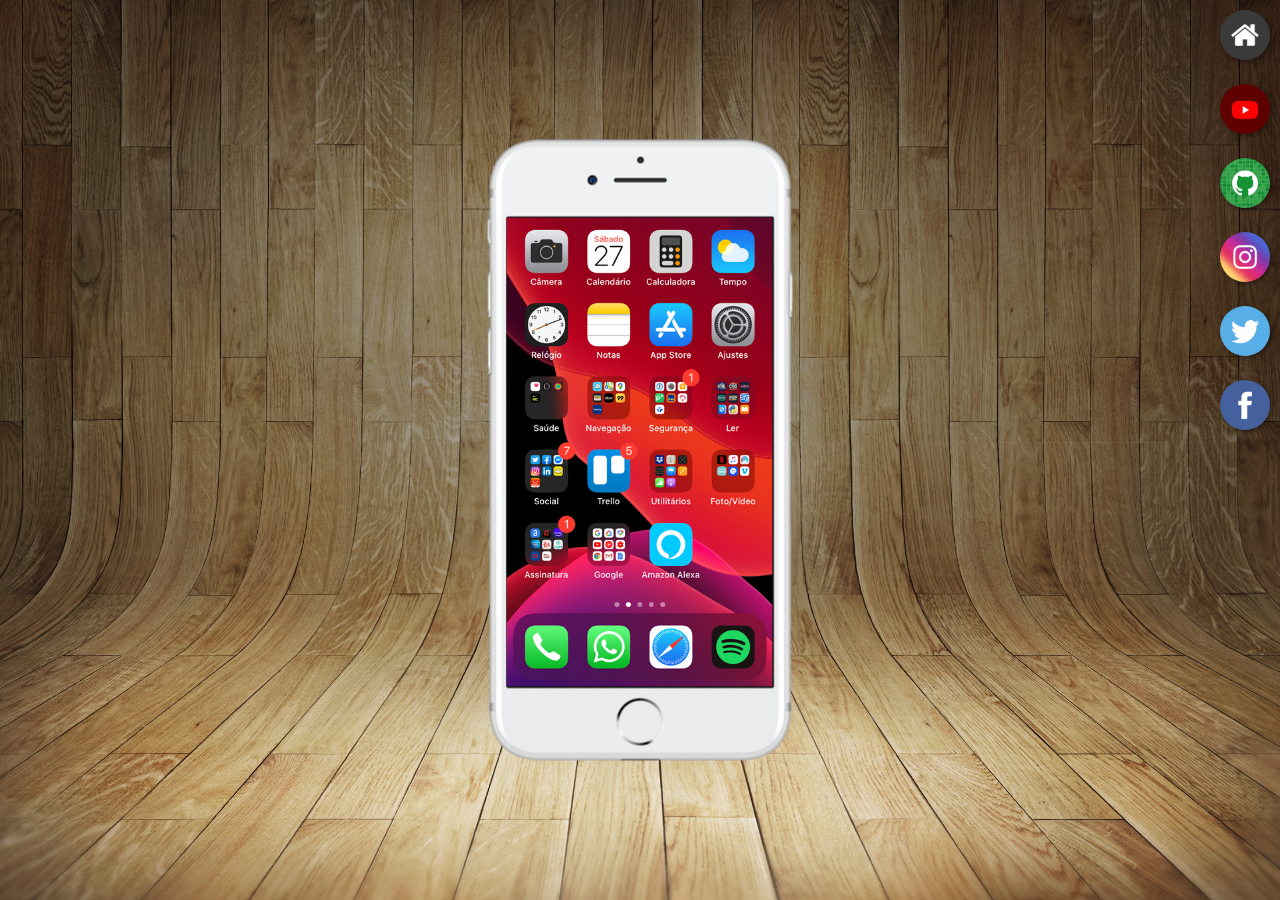
<file: index.html>
<!DOCTYPE html>
<html lang="pt-br">
<head>
    <meta charset="UTF-8">
    <meta http-equiv="X-UA-Compatible" content="IE=edge">
    <meta name="viewport" content="width=device-width, initial-scale=1.0">
    <title>Projeto Redes Sociais</title>
    <link rel="shortcut icon" href="favicon.ico" type="image/x-icon">
    <link rel="stylesheet" href="estilos/style.css">
</head>
<body>
    <main>
        <section id="telefone">  <!-- Sessão que contém os dados do telefone -->
            <iframe 
                src="home.html" name="tela" id="tela" frameborder="0">
                Seu navegador não é compatível com isso.
            </iframe>  <!-- carrega uma imagem de fundo dentro da imagem do celular -->
        </section>
        <section id="redes-sociais">  <!-- Sessão que contém os dados das redes sociais -->

            <a href="home.html" target="tela"><img src="imagens/logo-home.jpg" alt="Home"> </a><br>
            <a href="youtube.html" target="tela"><img src="imagens/logo-youtube.jpg" alt="YouTube"></a><br>
            <a href="github.html" target="tela"><img src="imagens/logo-github.jpg" alt="GitHub"></a><br>
            <a href="instagram.html" target="tela"><img src="imagens/logo-instagram.jpg" alt="Instagram"></a><br>
            <a href="twitter.html" target="tela"><img src="imagens/logo-twitter.jpg" alt="Twitter"></a><br>
            <a href="facebook.html" target="tela"><img src="imagens/logo-facebook.jpg" alt="Facebook"></a>
        </section>
    </main>
</body>
</html>
</file>
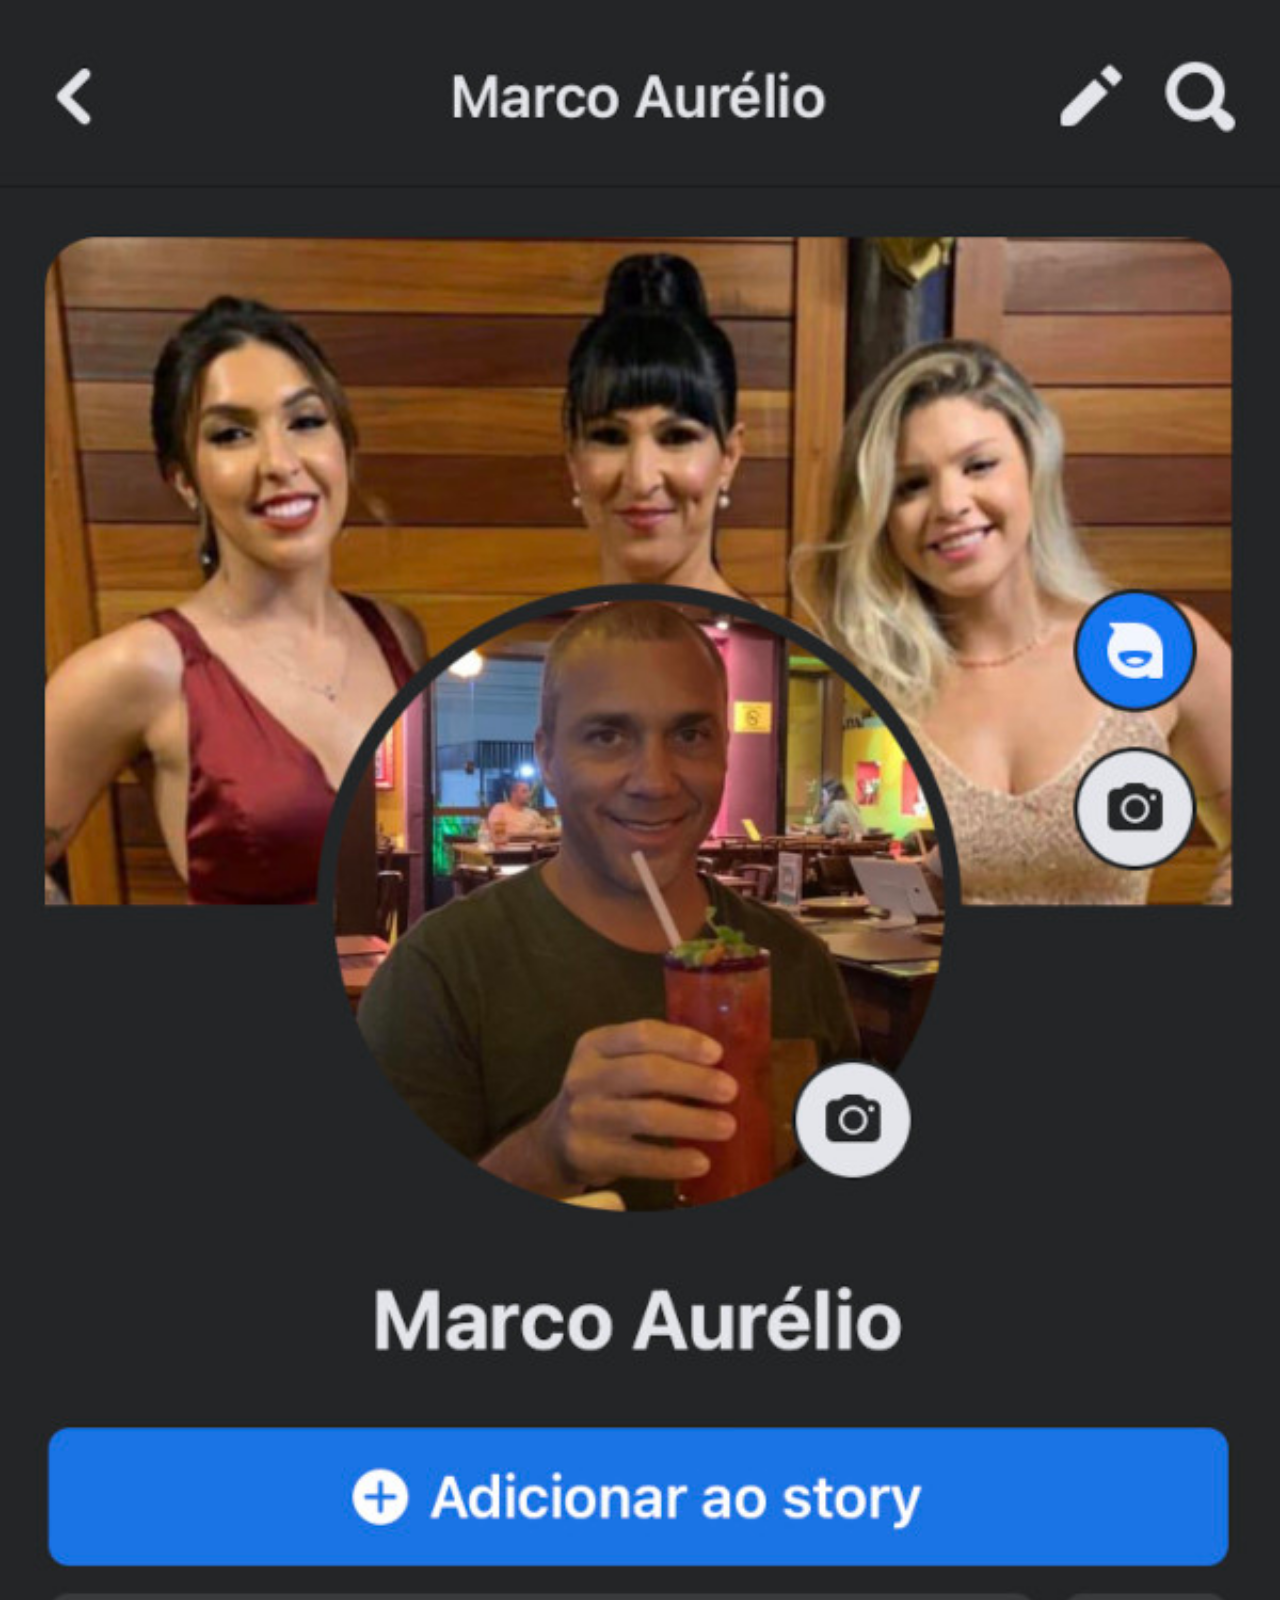
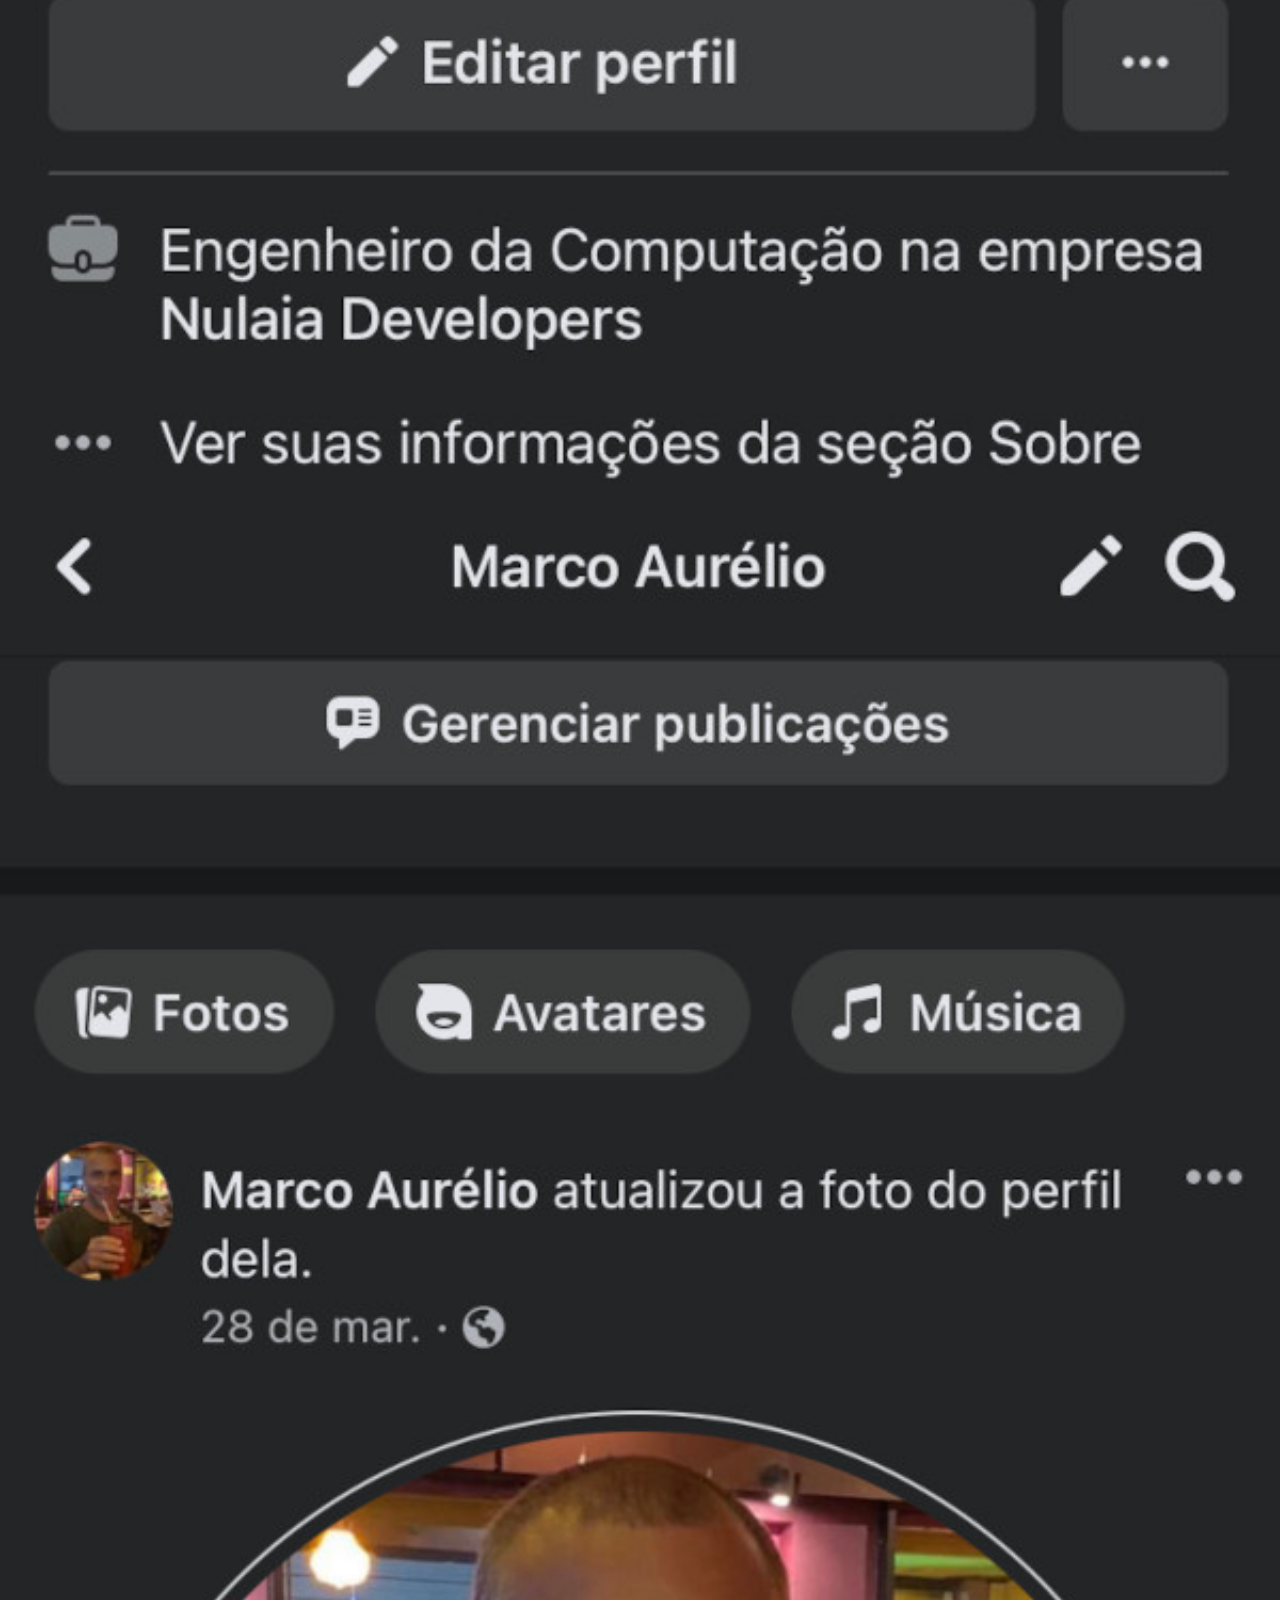
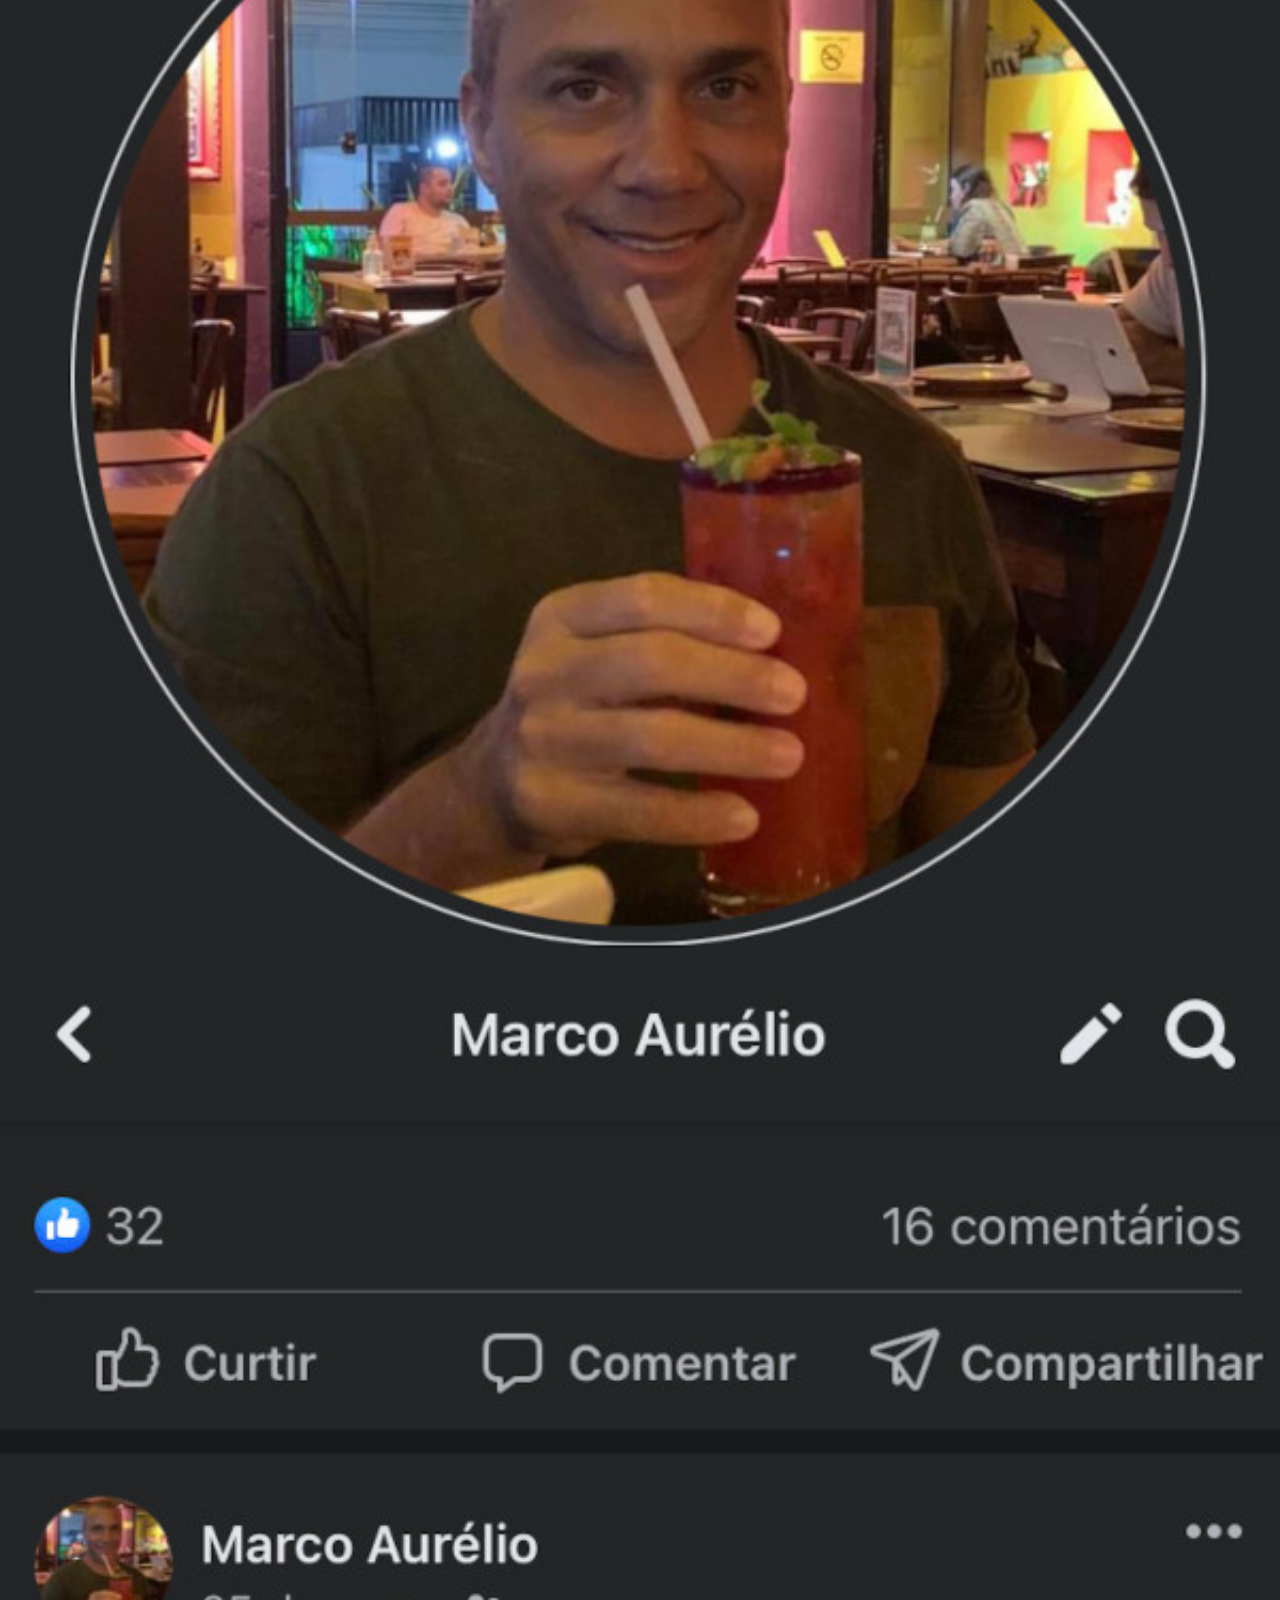
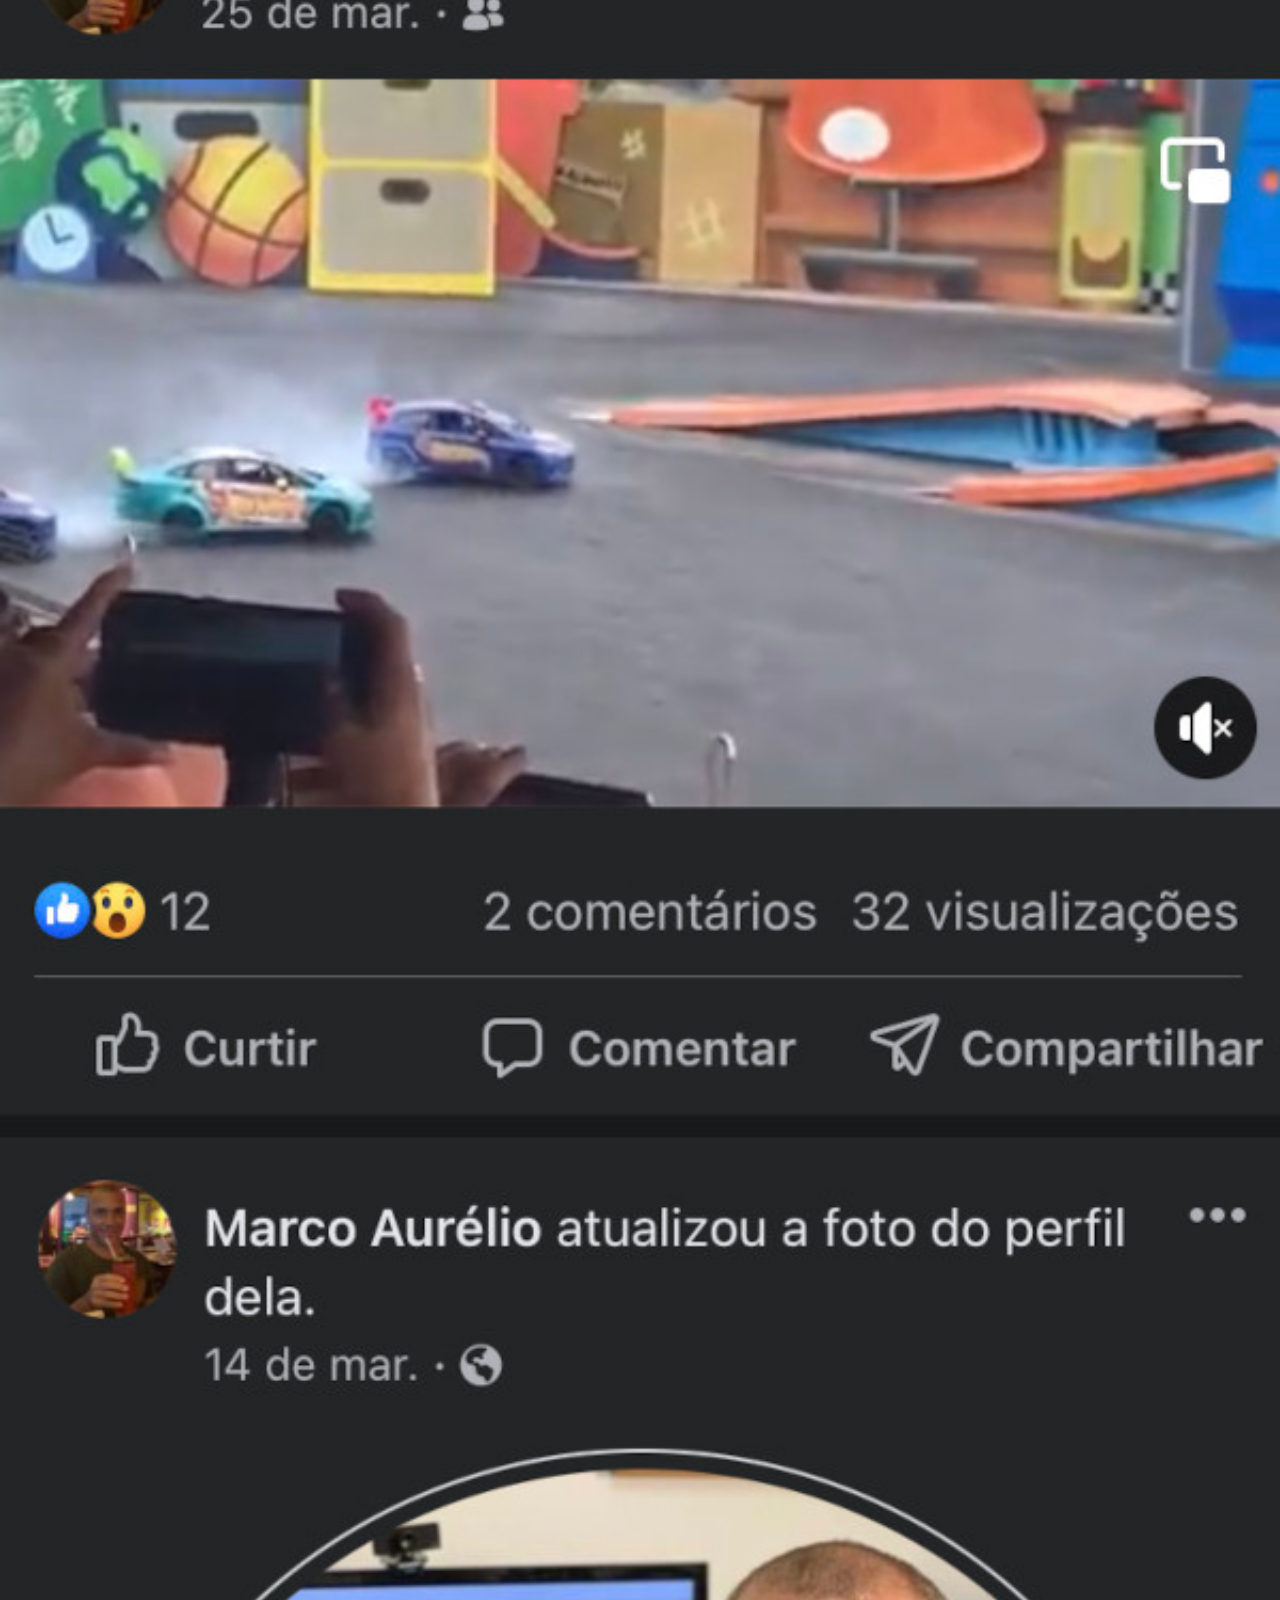
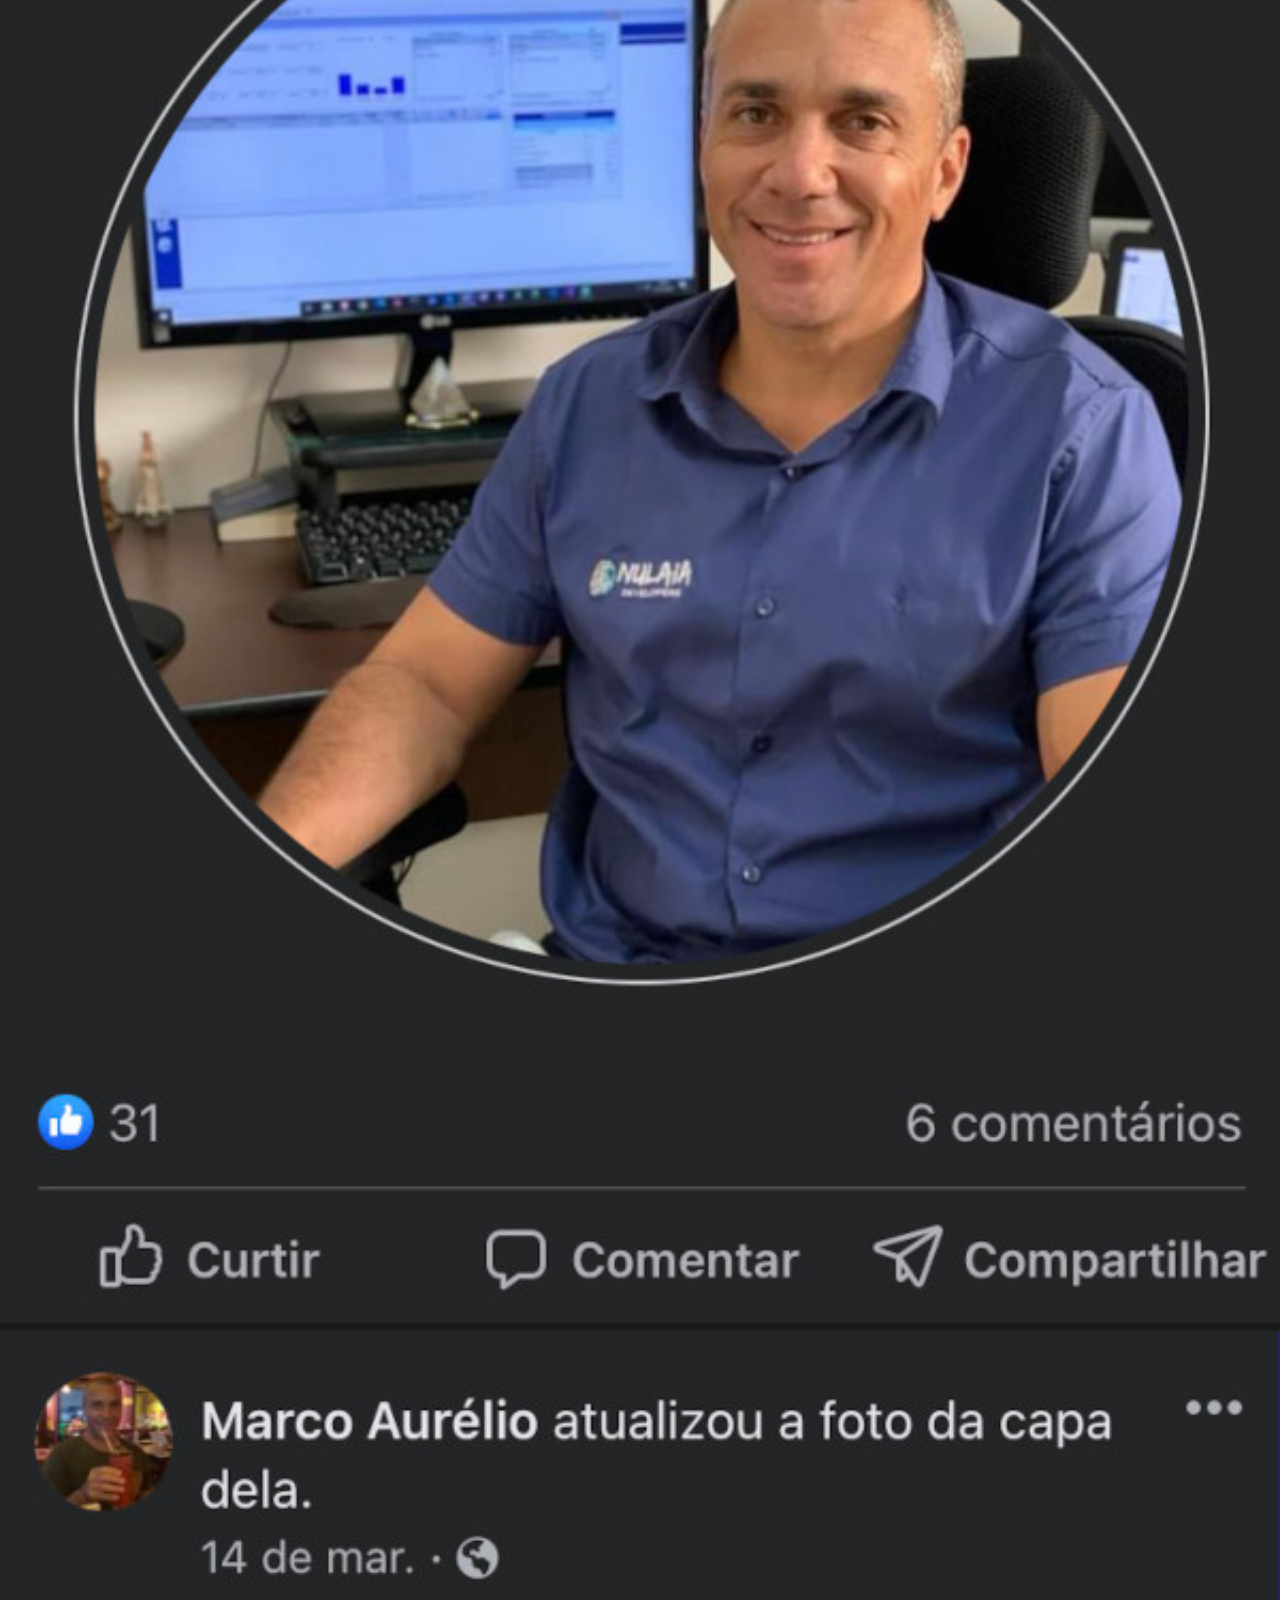
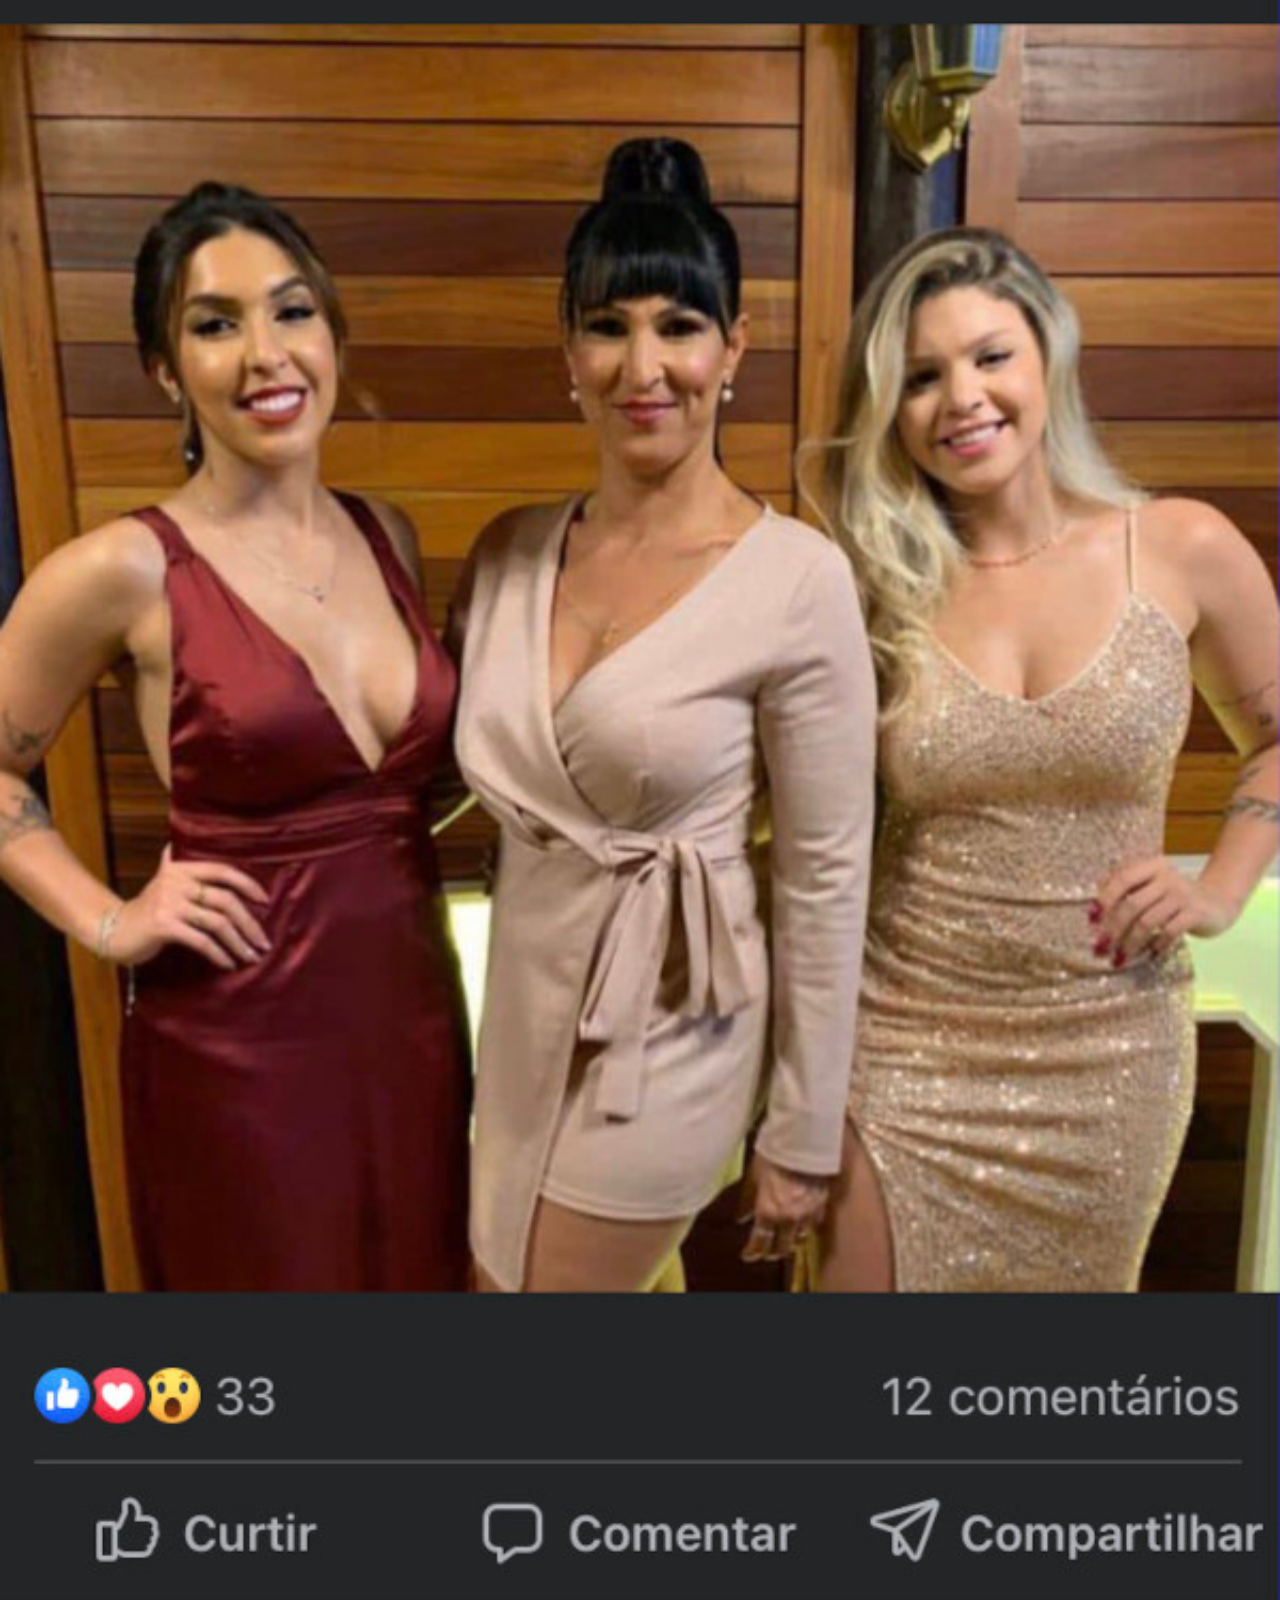
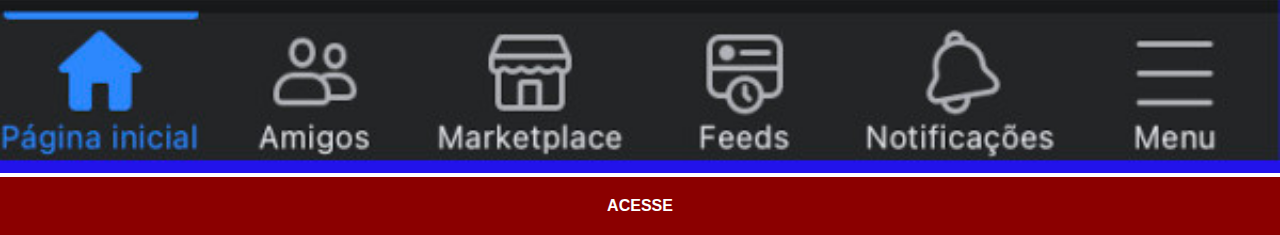
<file: facebook.html>
<!DOCTYPE html>
<html lang="pt-br">
<head>
    <meta charset="UTF-8">
    <meta http-equiv="X-UA-Compatible" content="IE=edge">
    <meta name="viewport" content="width=device-width, initial-scale=1.0">
    <title>Facebook</title>
    <link rel="stylesheet" href="estilos/social.css">
</head>
<body>
    <img src="imagens/tela-facebook.jpg" alt="Facebook">
    <a href="https://www.facebook.com/nulaiamarco/" target="_blank" >ACESSE</a>
</body>
</html>
</file>
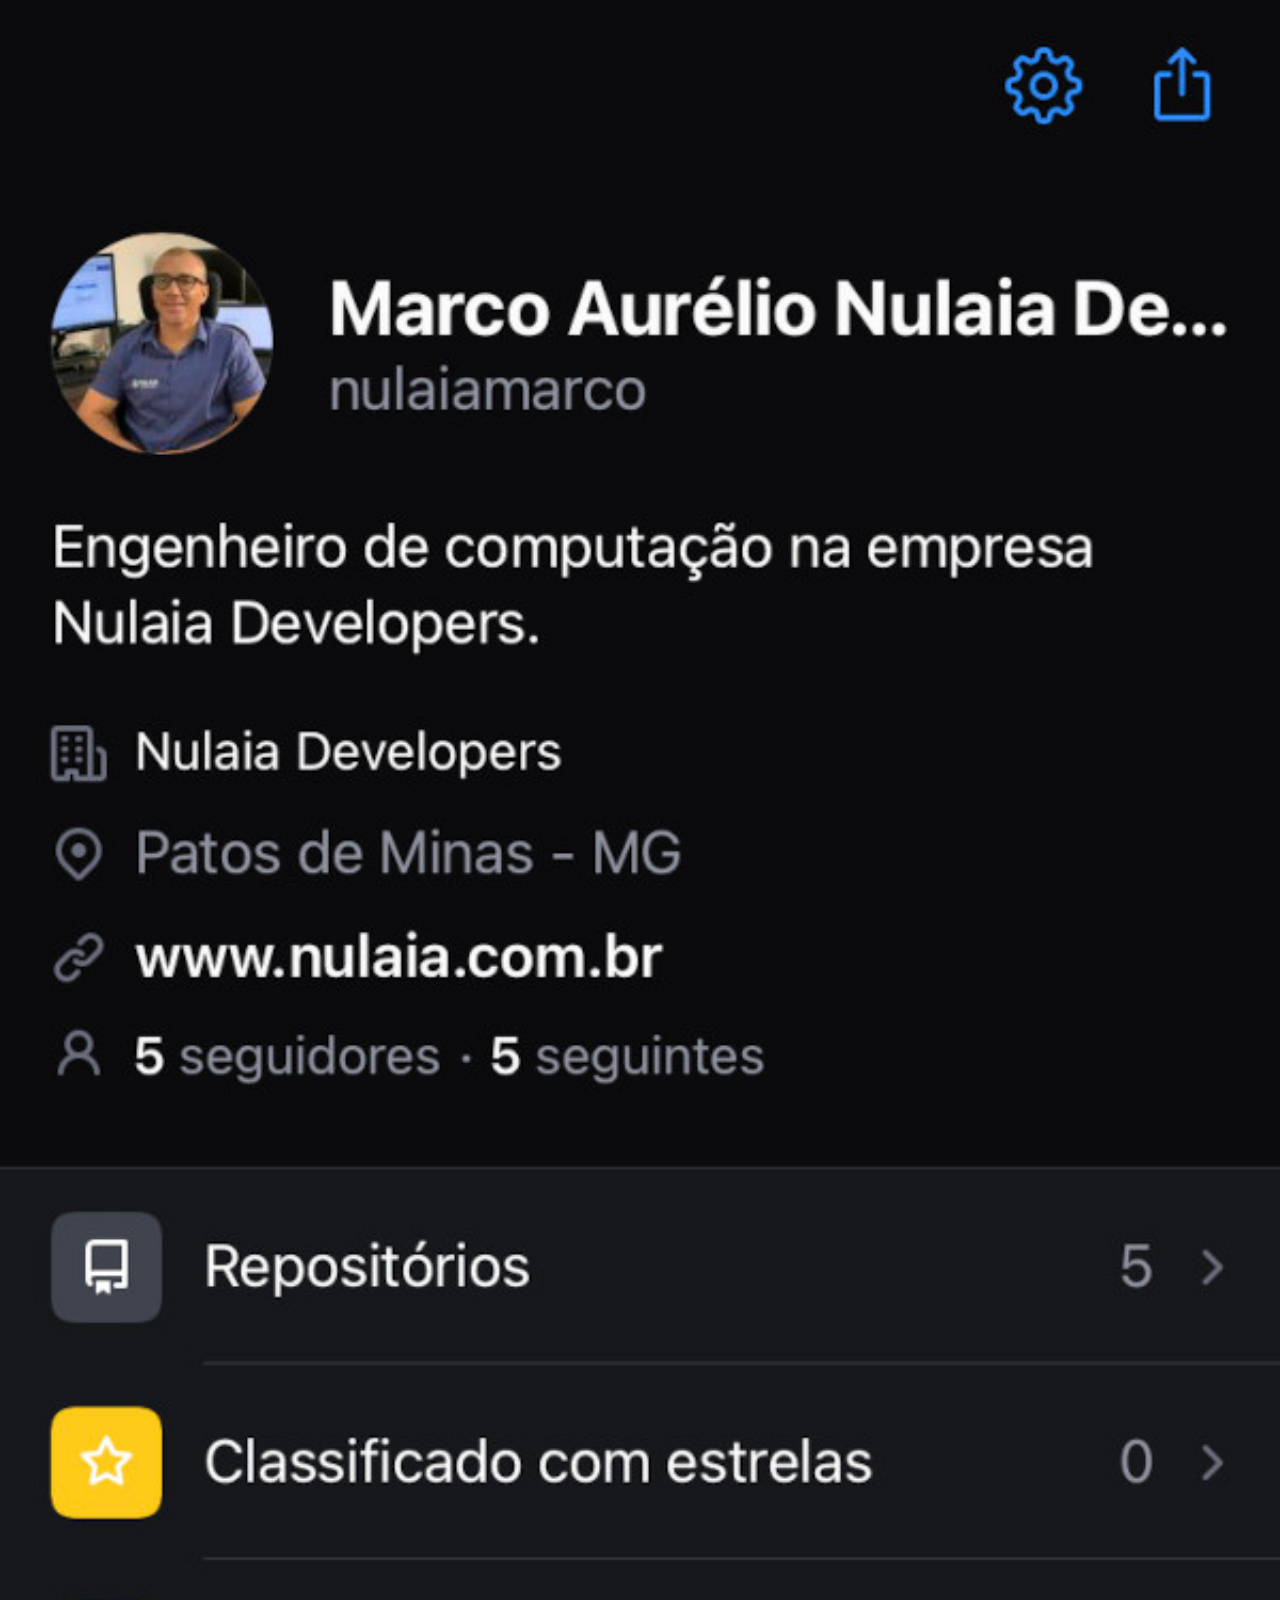
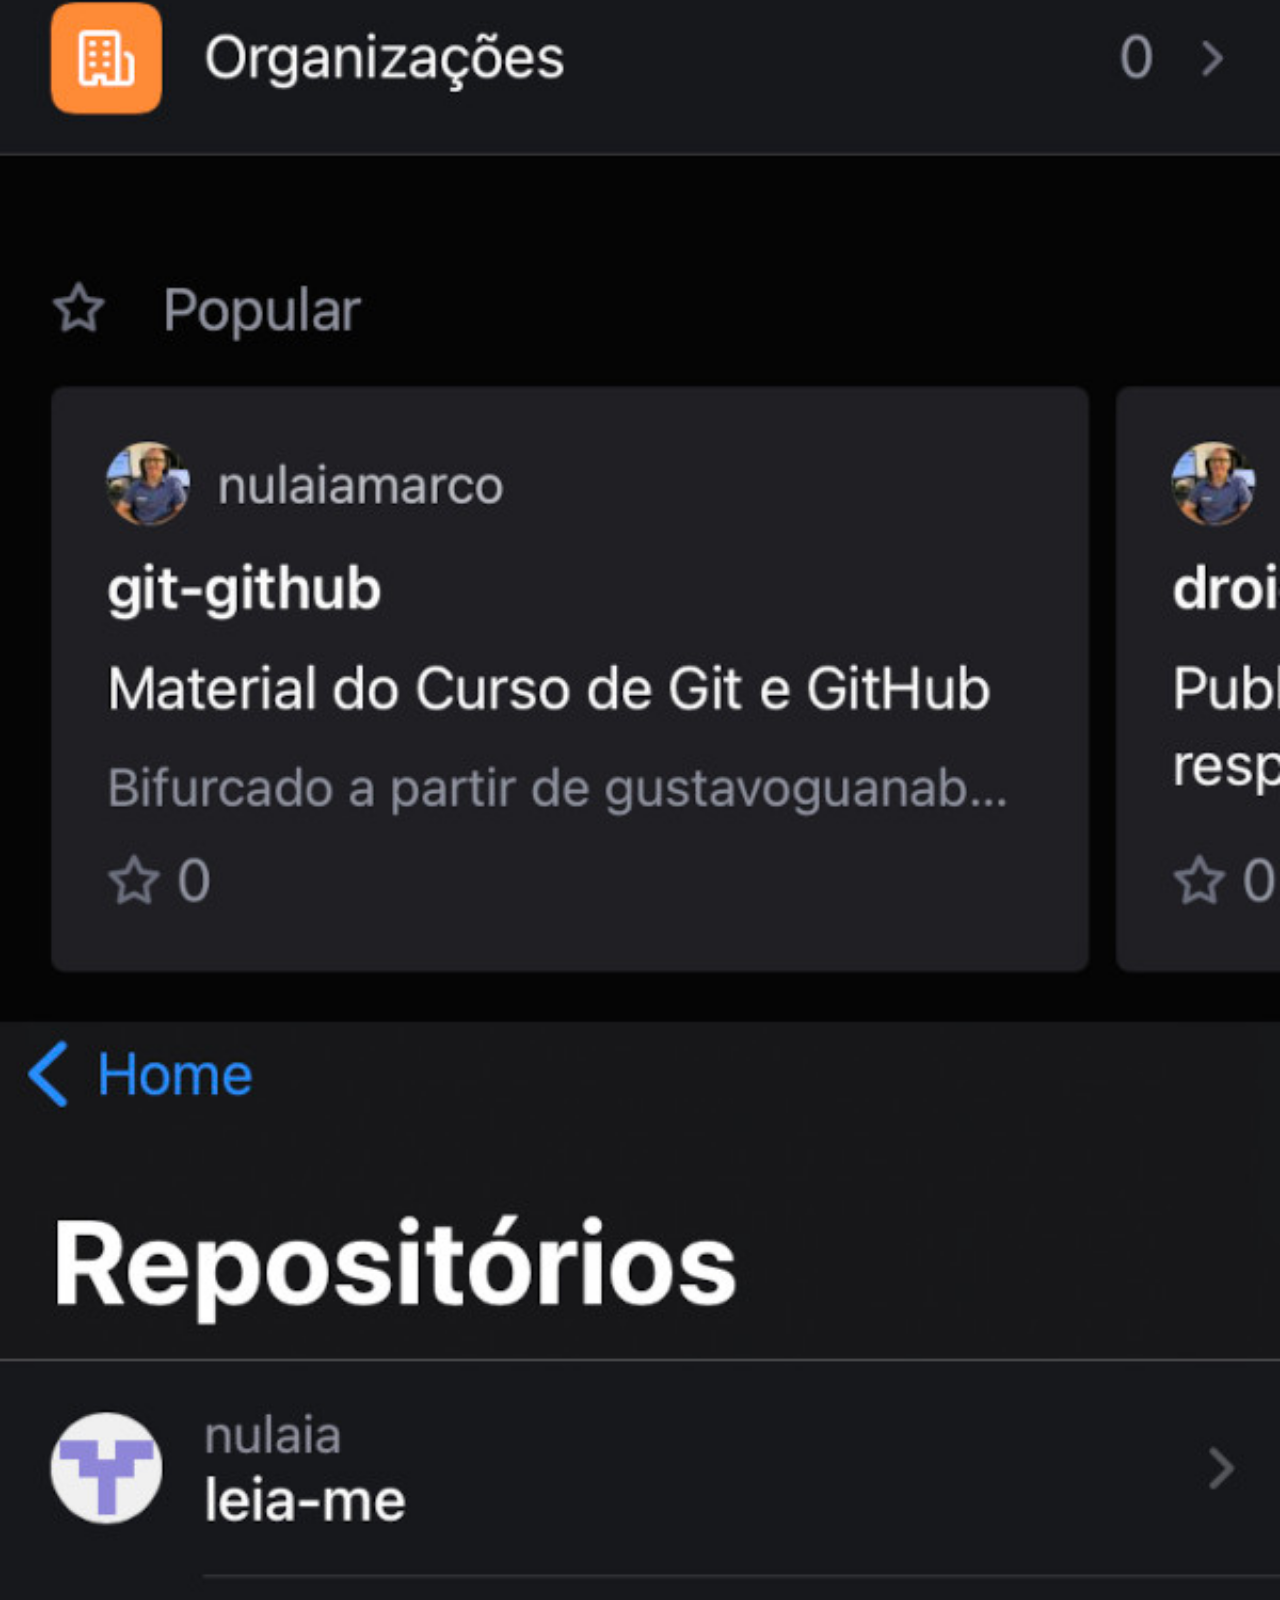
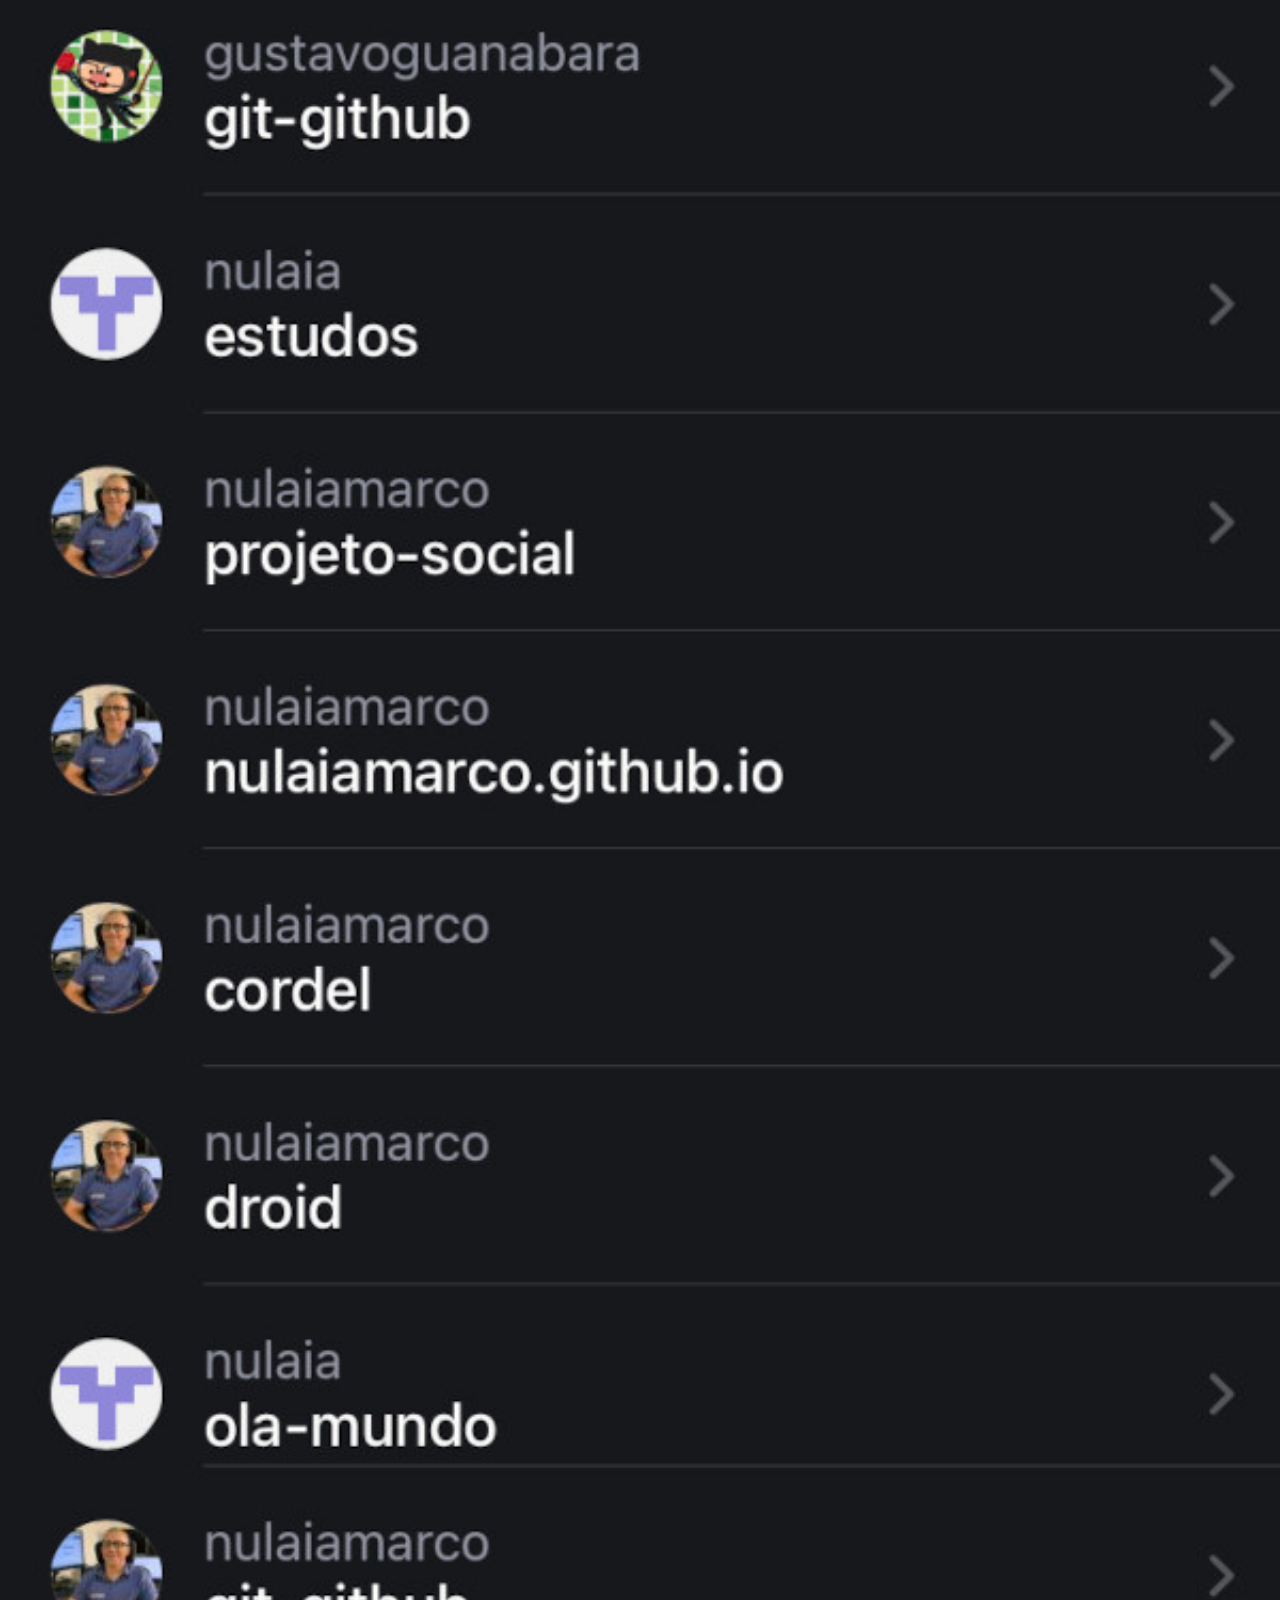
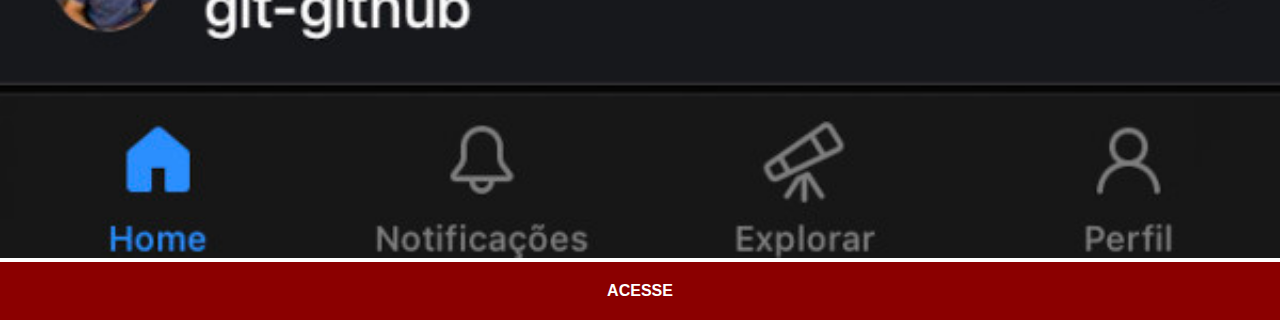
<file: github.html>
<!DOCTYPE html>
<html lang="pt-br">
<head>
    <meta charset="UTF-8">
    <meta http-equiv="X-UA-Compatible" content="IE=edge">
    <meta name="viewport" content="width=device-width, initial-scale=1.0">
    <title>GitHub</title>
    <link rel="stylesheet" href="estilos/social.css">
</head>
<body>
    <img src="imagens/tela-github.jpg" alt="GitHub">
    <a href="https://github.com/Nulaiamarco" target="_blank">ACESSE</a>
</body>
</html>
</file>
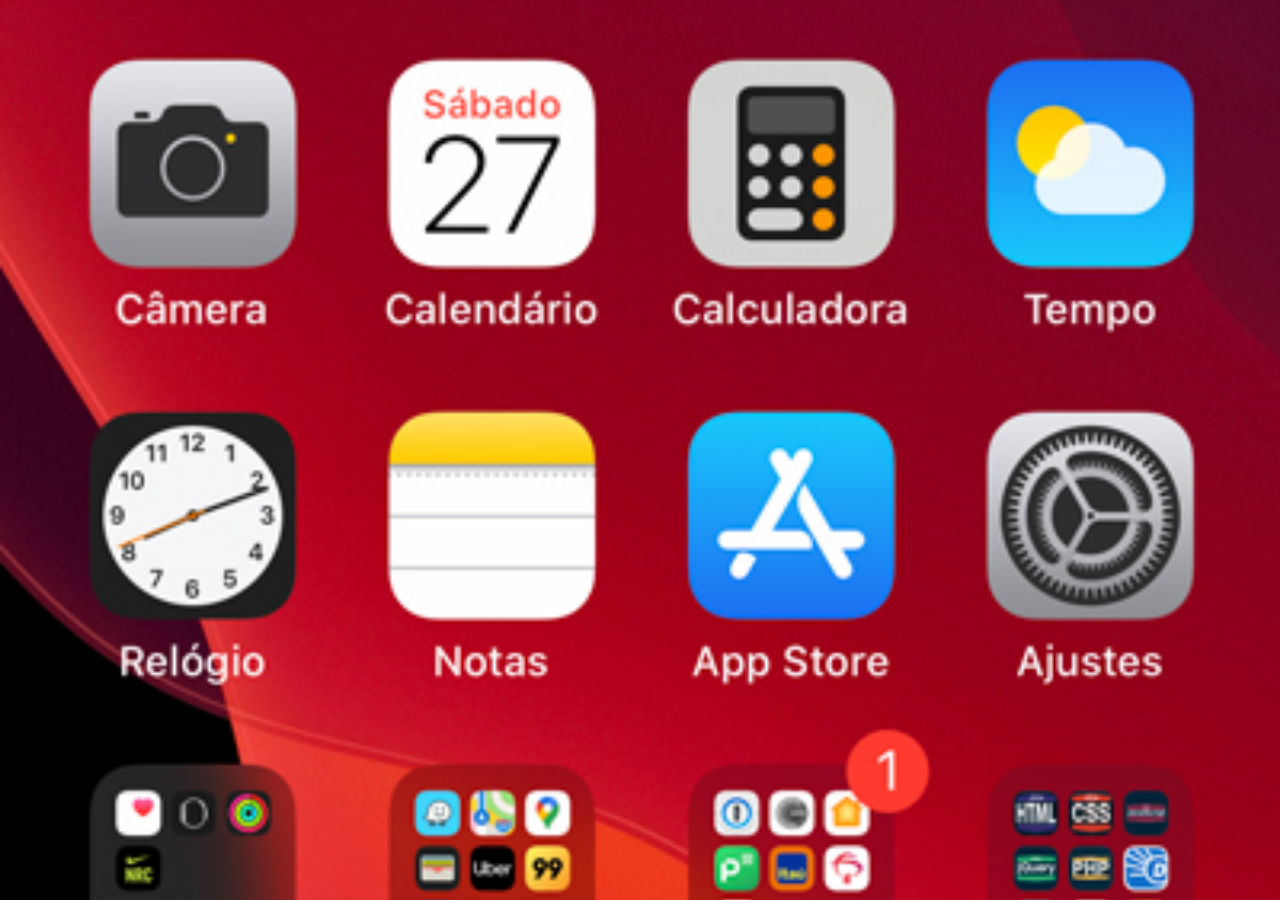
<file: home.html>
<!DOCTYPE html>
<html lang="pt-br">
<head>
    <meta charset="UTF-8">
    <meta http-equiv="X-UA-Compatible" content="IE=edge">
    <meta name="viewport" content="width=device-width, initial-scale=1.0">
    <title>Home</title>
    <style>
        * {
            margin: 0px;
            padding: 0px;
        }

        body {
            width: 100vw;
            height: 100vh;
            background: black url('imagens/tela-home.jpg') no-repeat top center;  /* centralizar a imagem de fundo */
            background-size: cover;
        }
    </style>
</head>
<body>
    
</body>
</html>
</file>
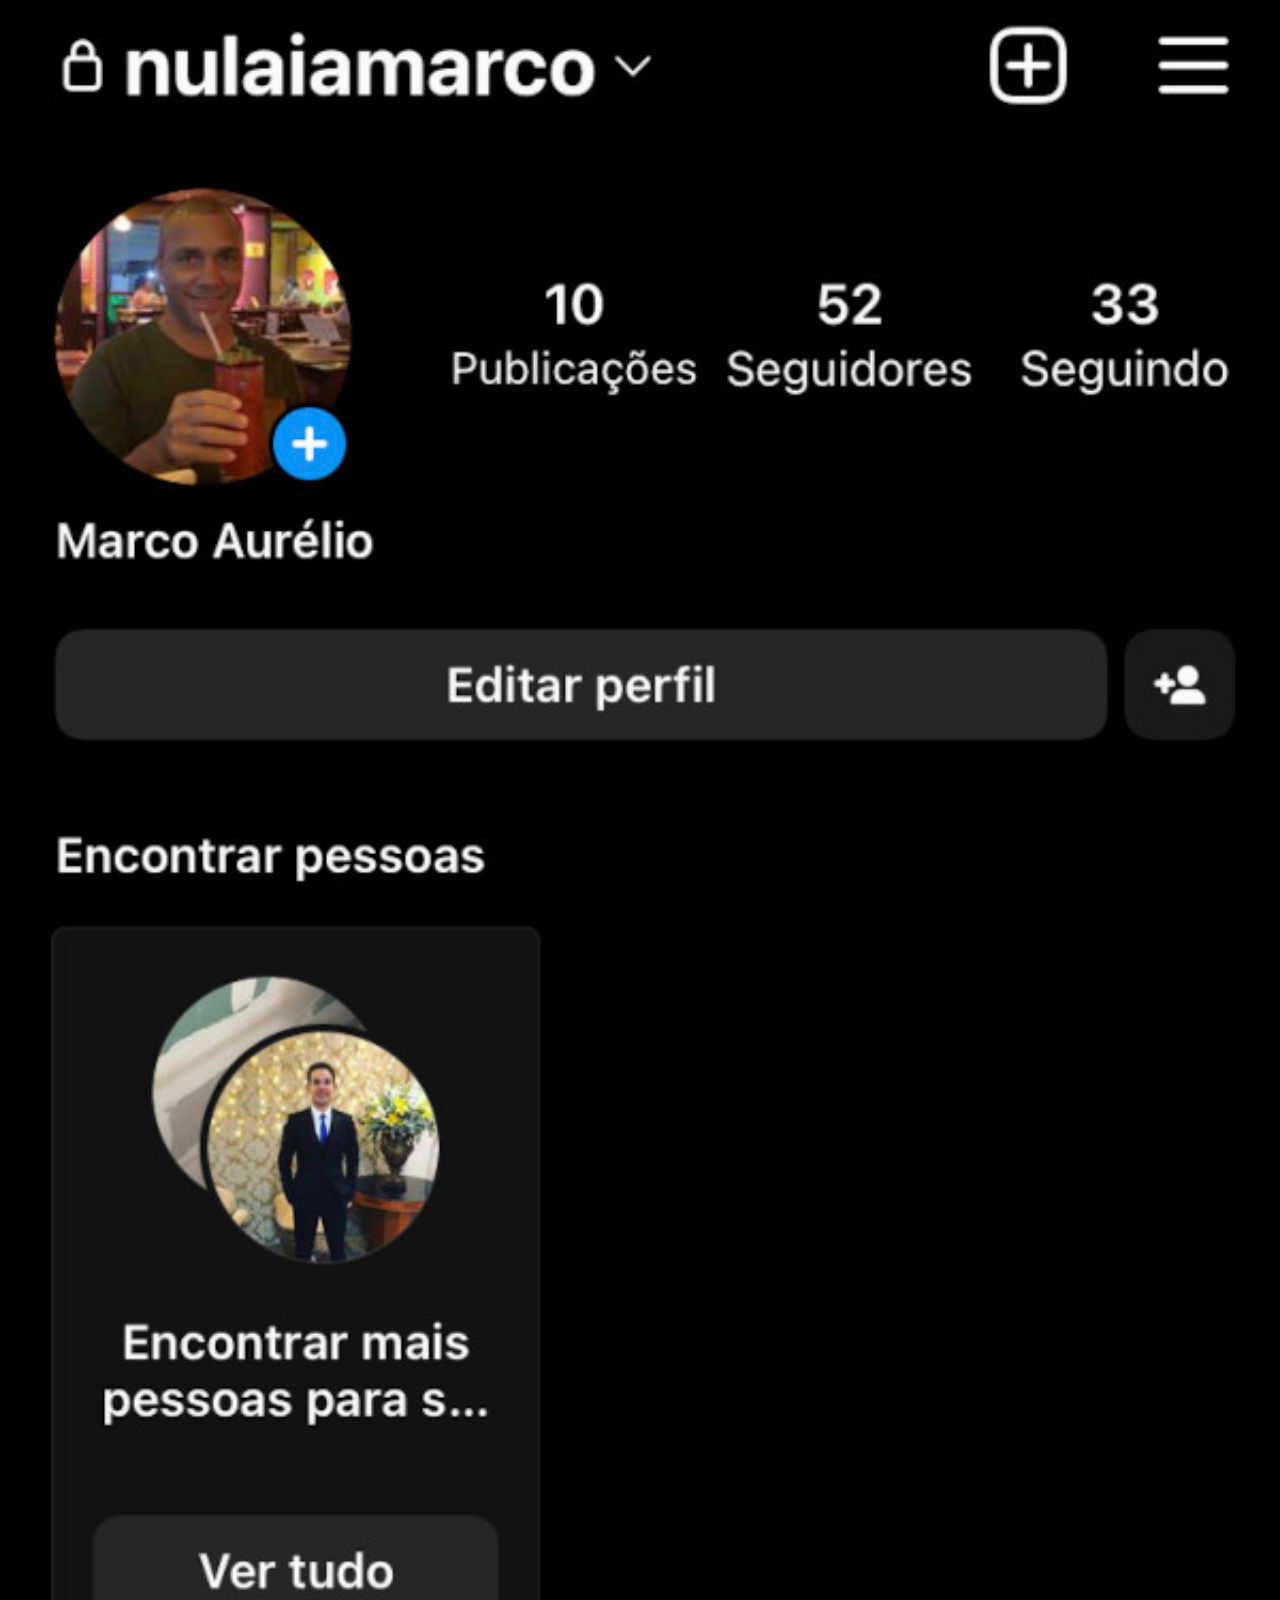
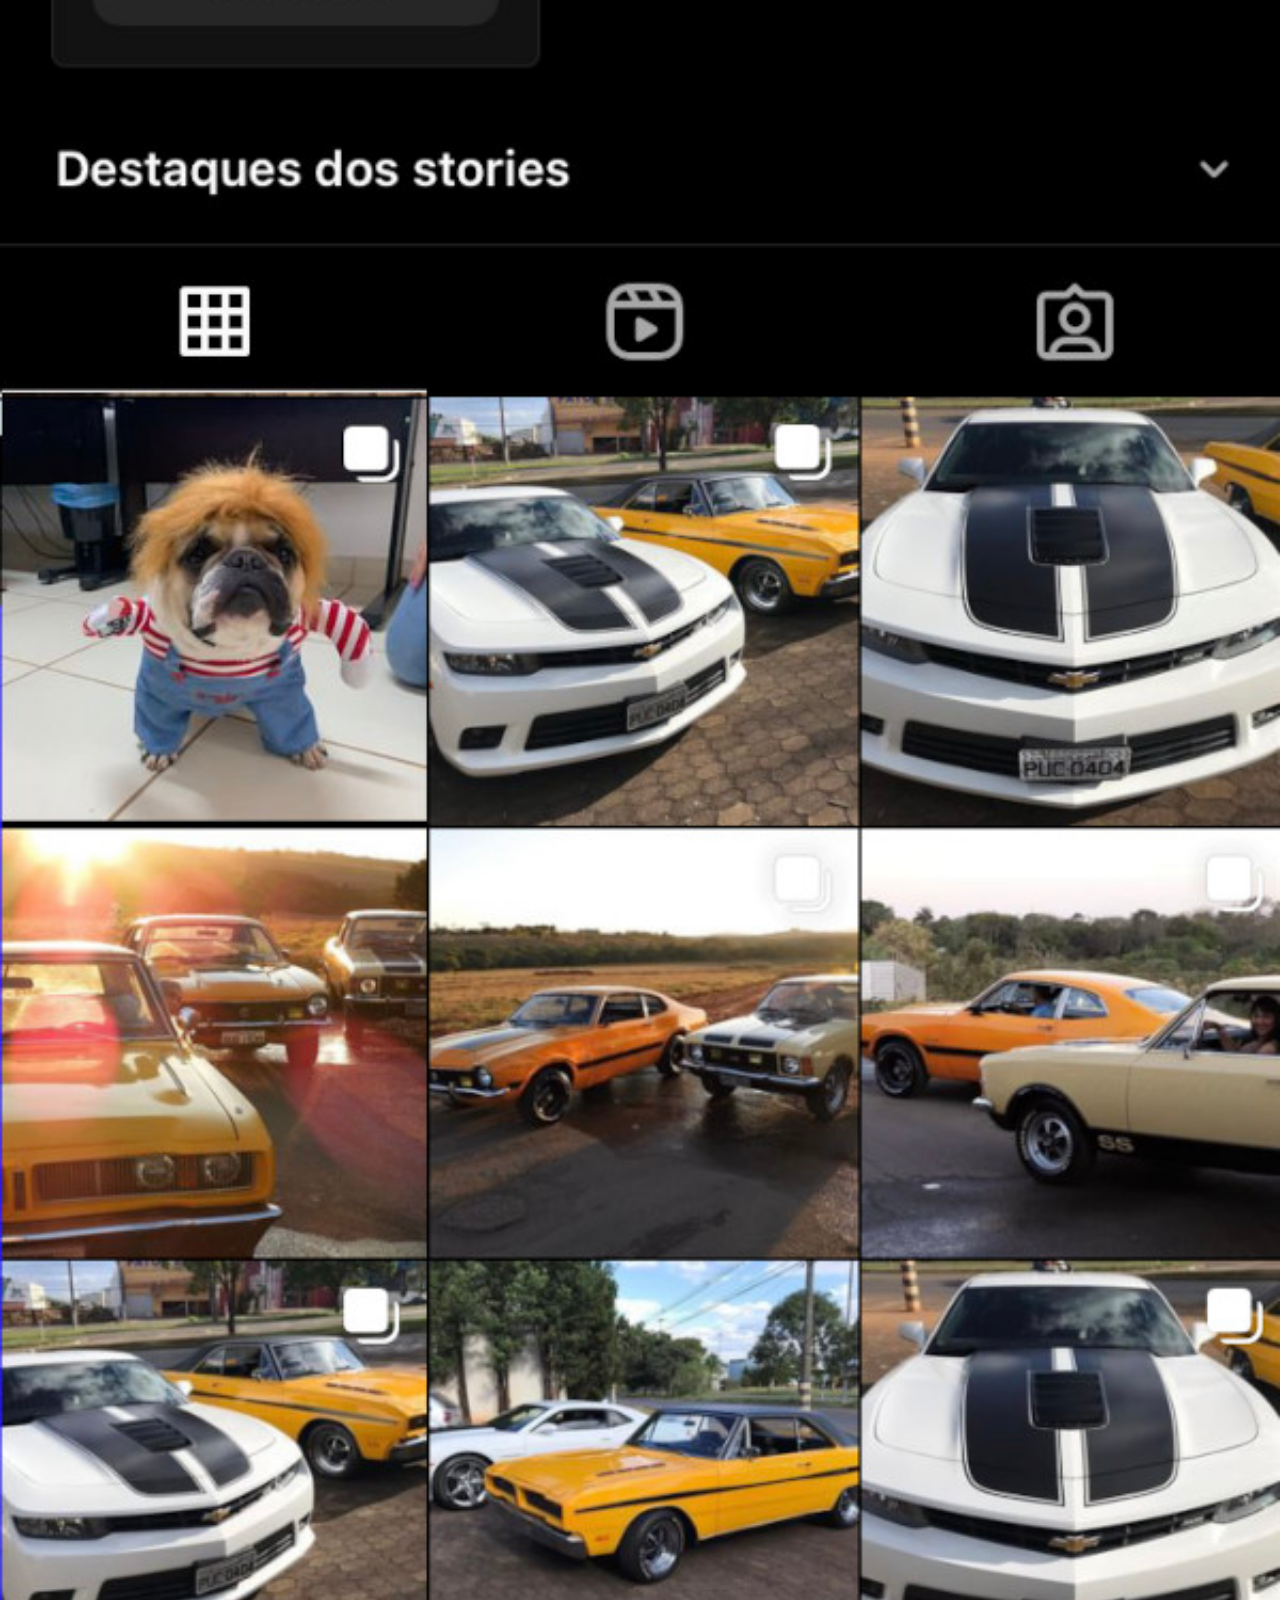
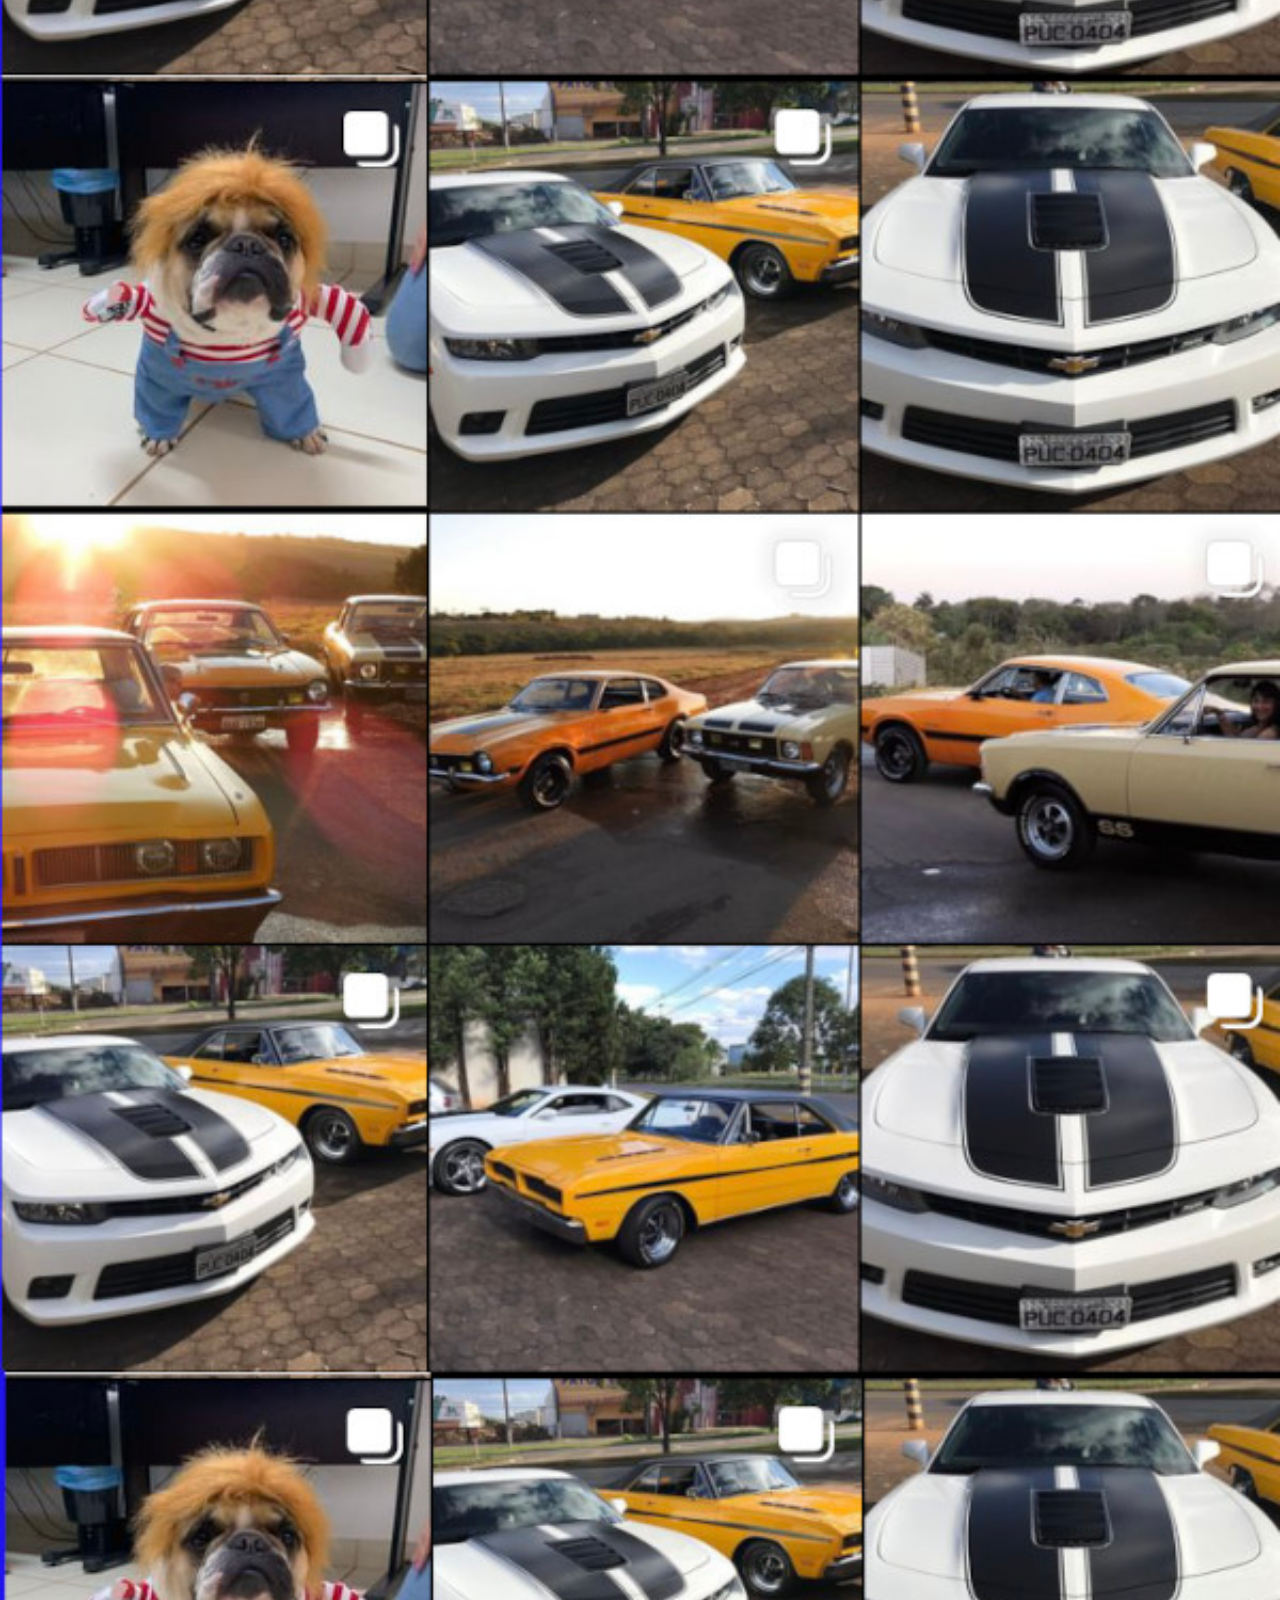
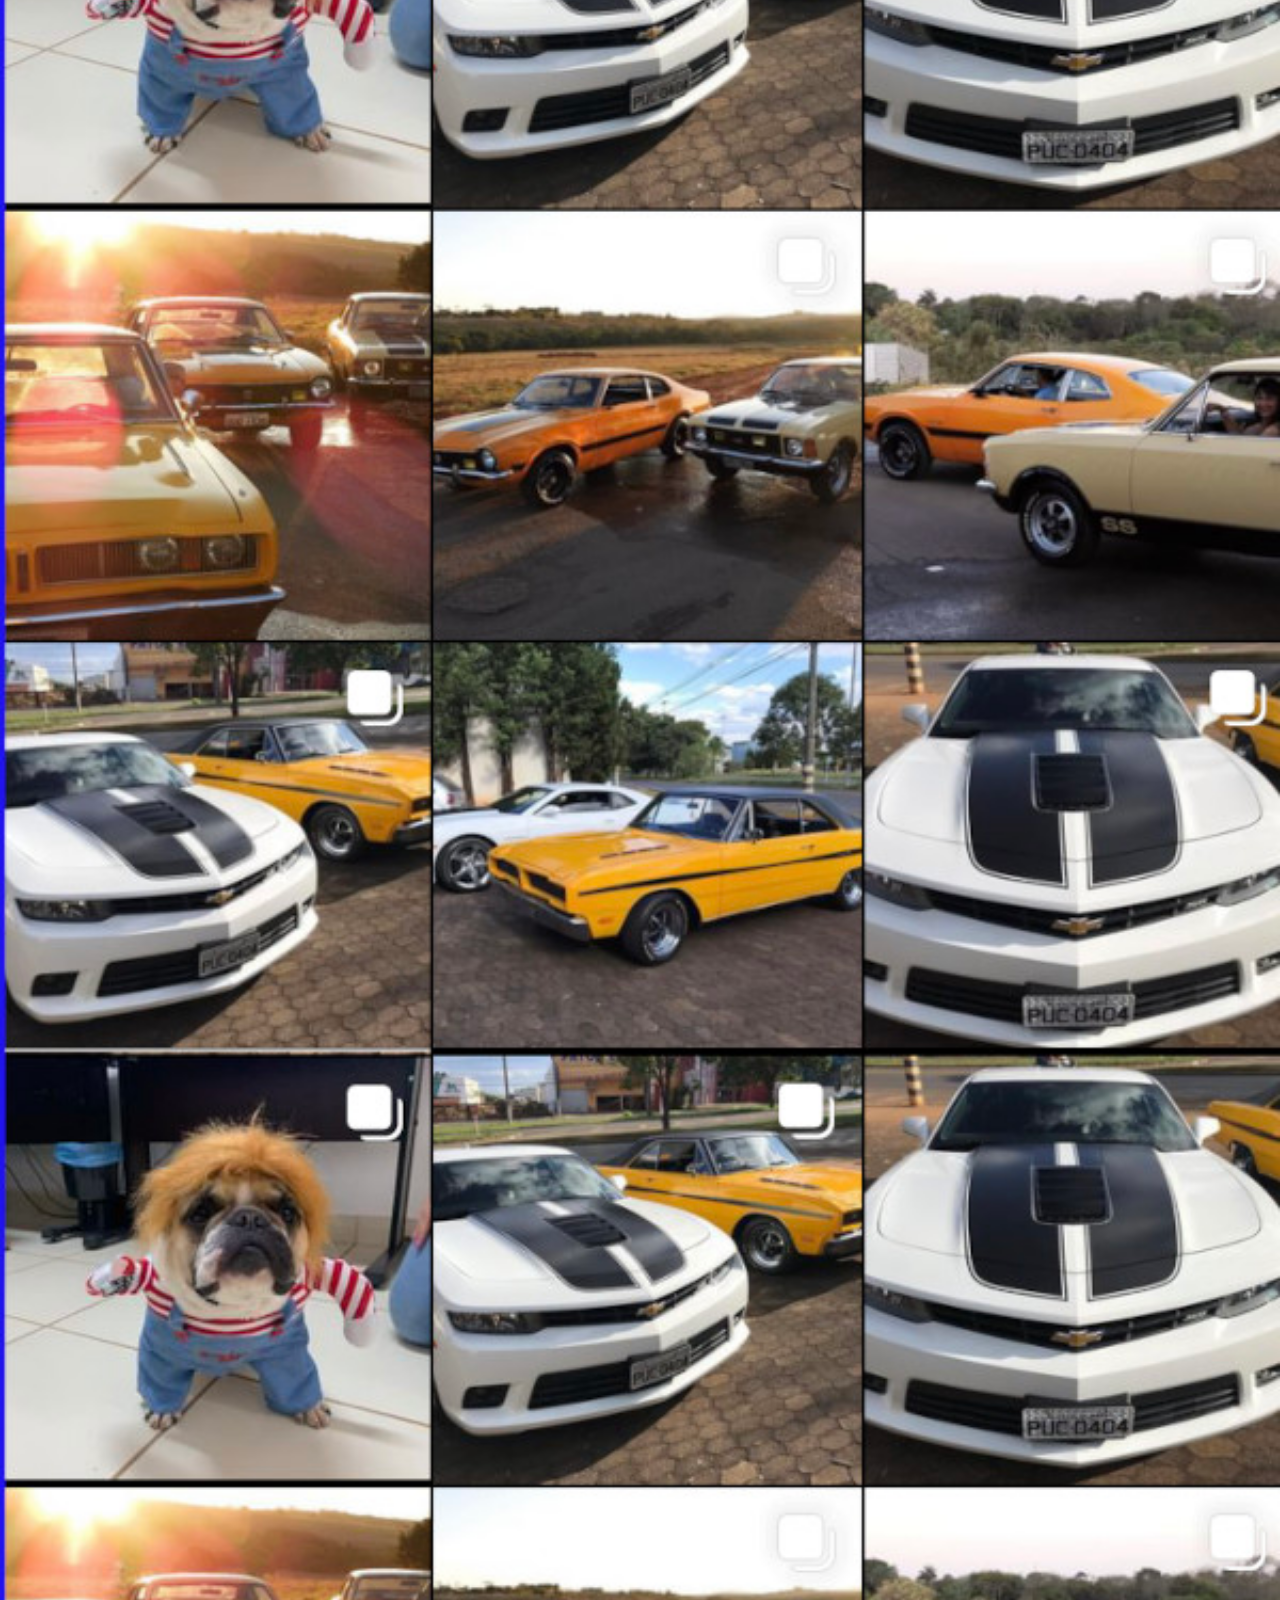
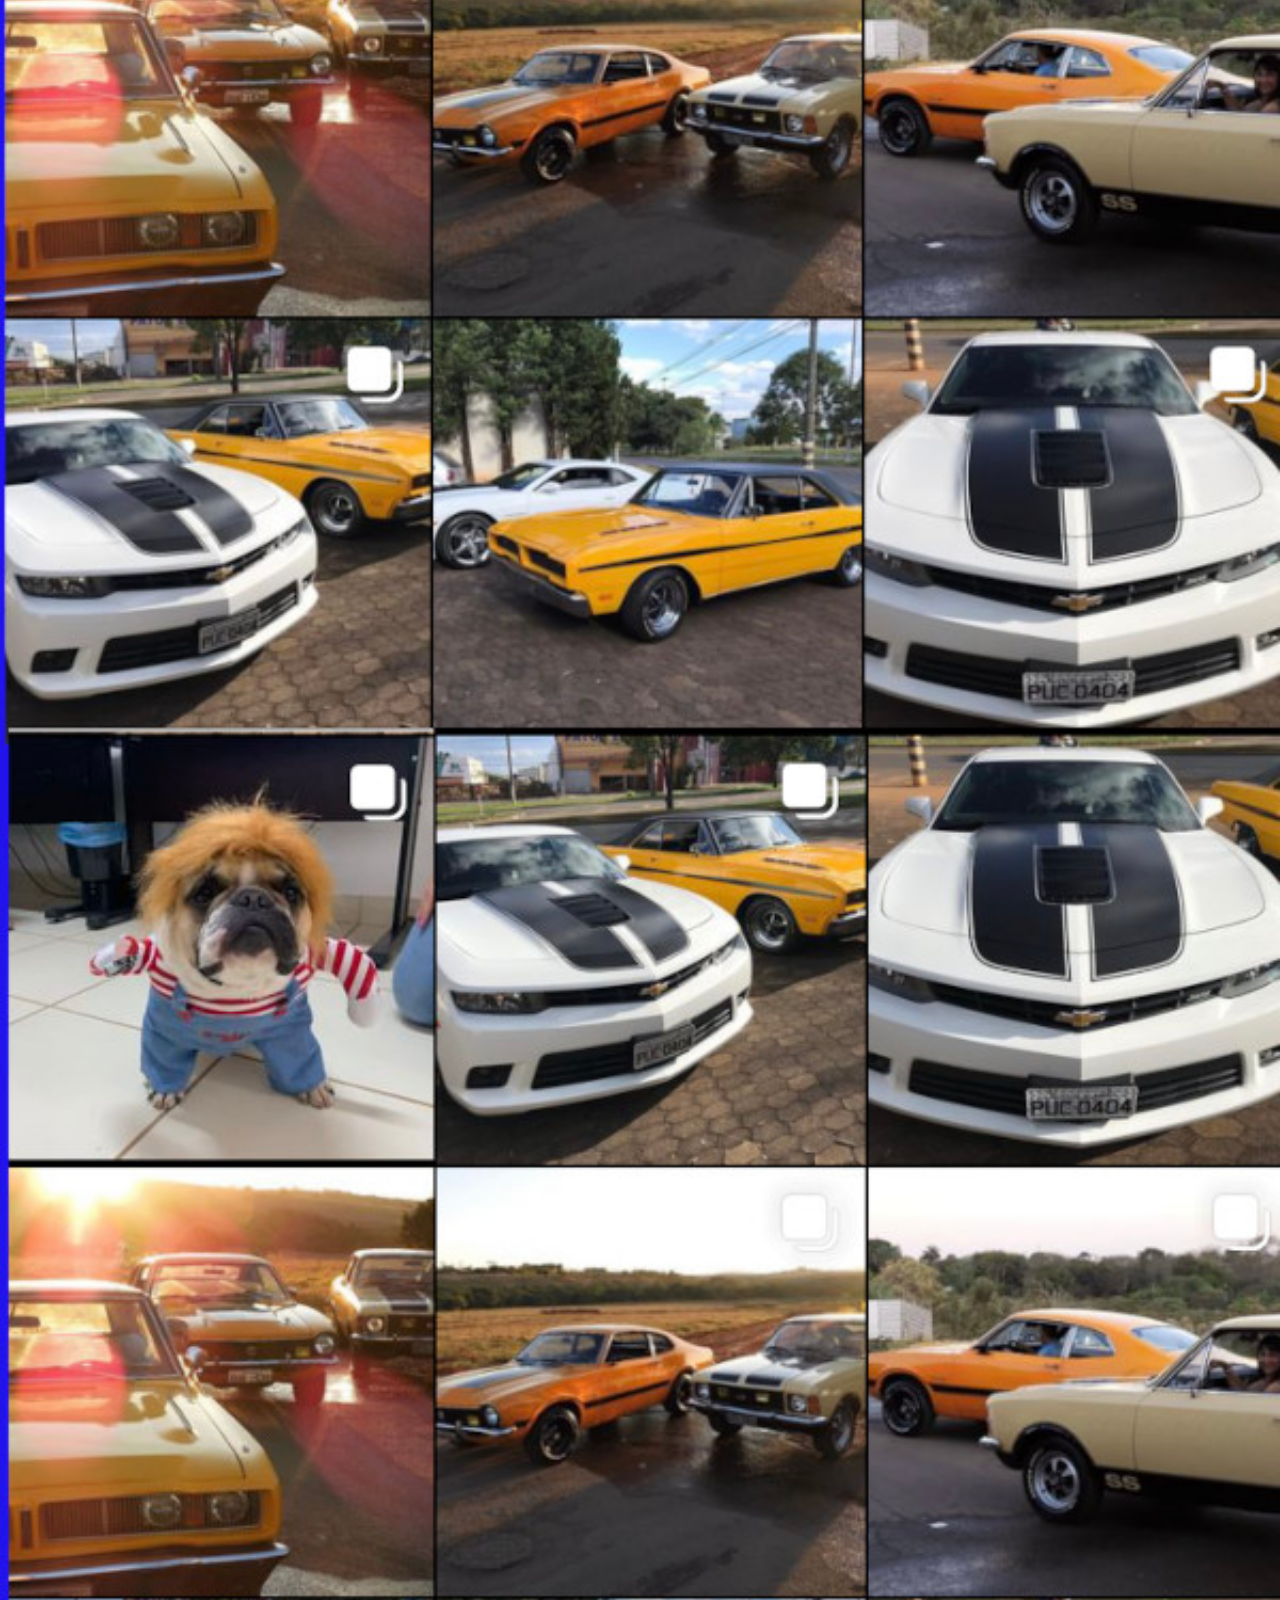
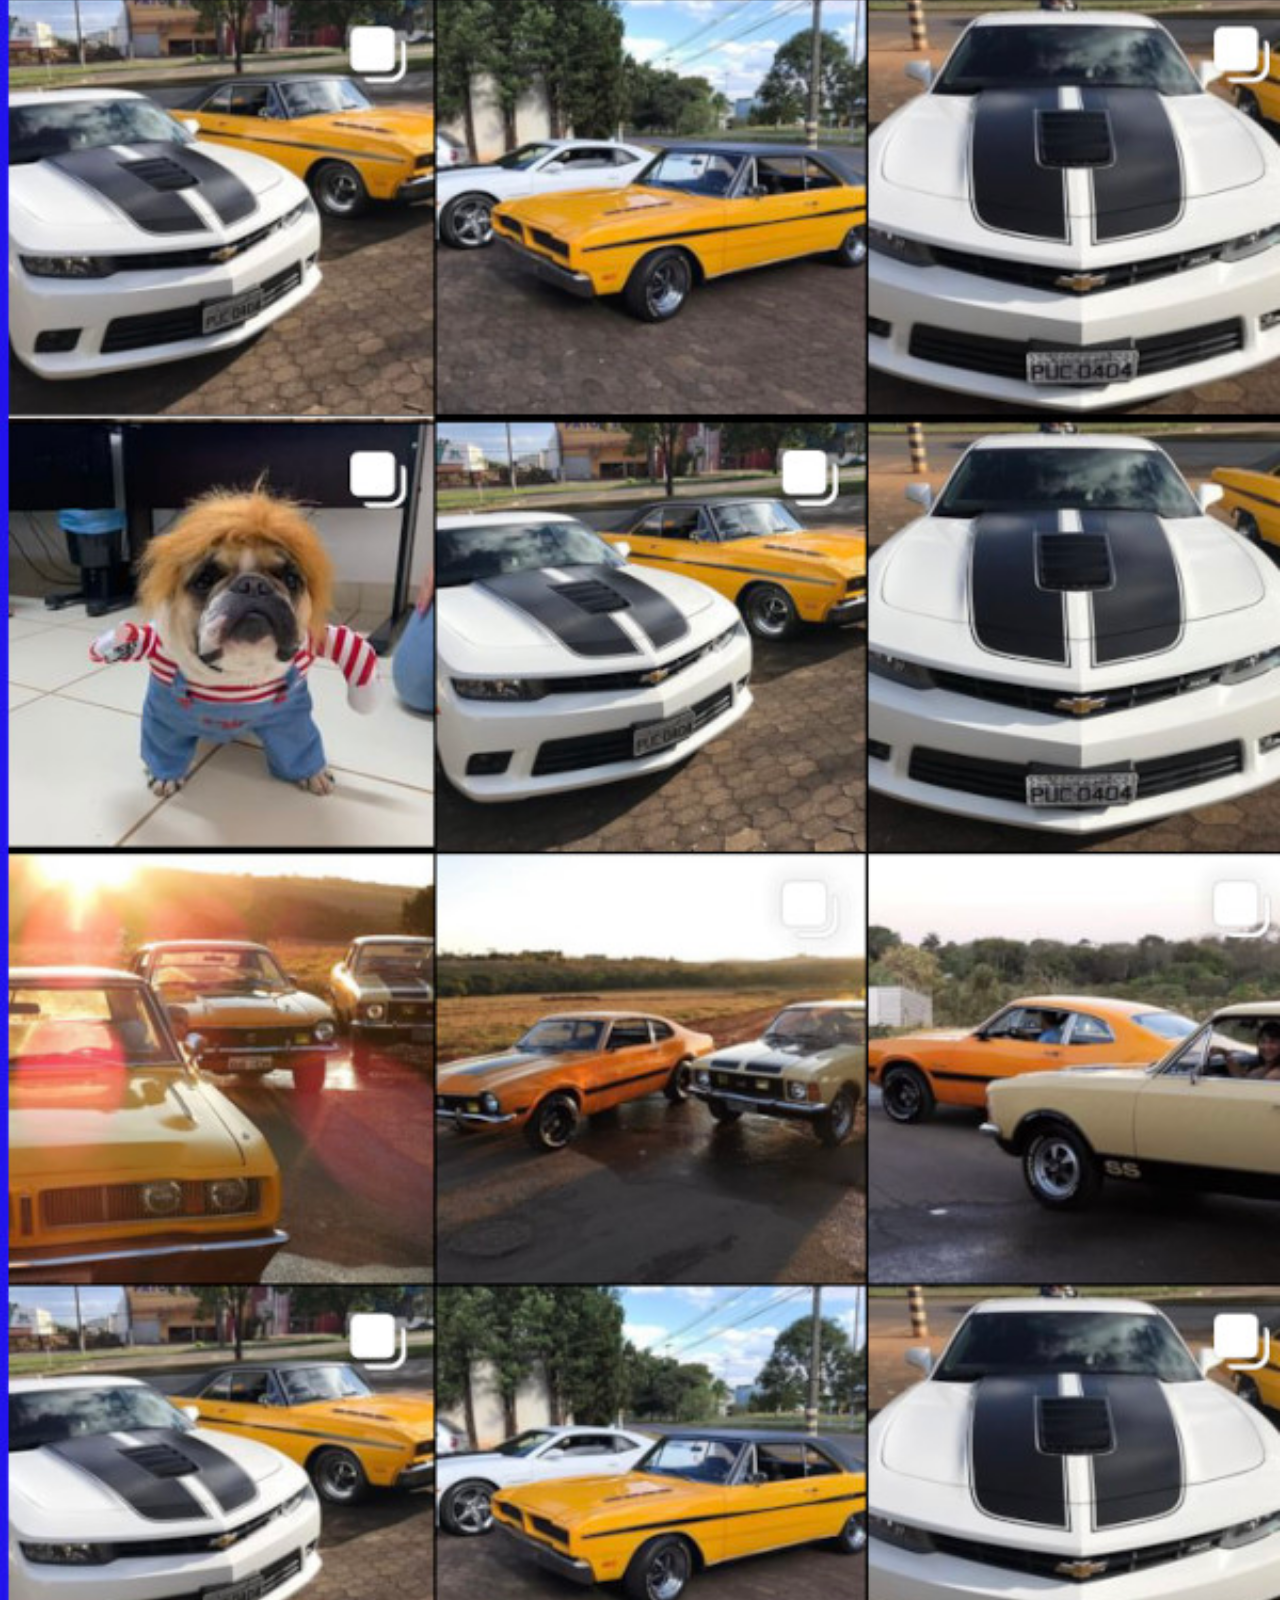
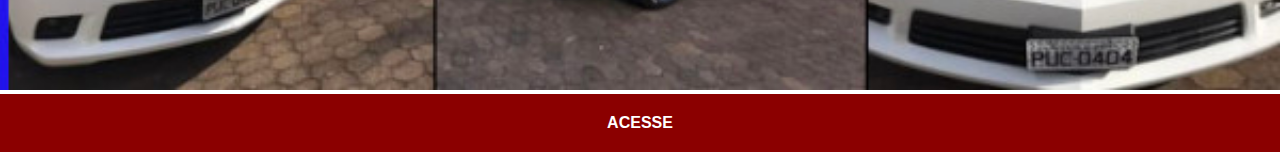
<file: instagram.html>
<!DOCTYPE html>
<html lang="pt-br">
<head>
    <meta charset="UTF-8">
    <meta http-equiv="X-UA-Compatible" content="IE=edge">
    <meta name="viewport" content="width=device-width, initial-scale=1.0">
    <title>Instagram</title>
    <link rel="stylesheet" href="estilos/social.css">
</head>
<body>
    <img src="imagens/tela-instagram.jpg" alt="Instagram">
    <a href="https://www.instagram.com/nulaiamarco/" target="_blank">ACESSE</a>
</body>
</html>
</file>
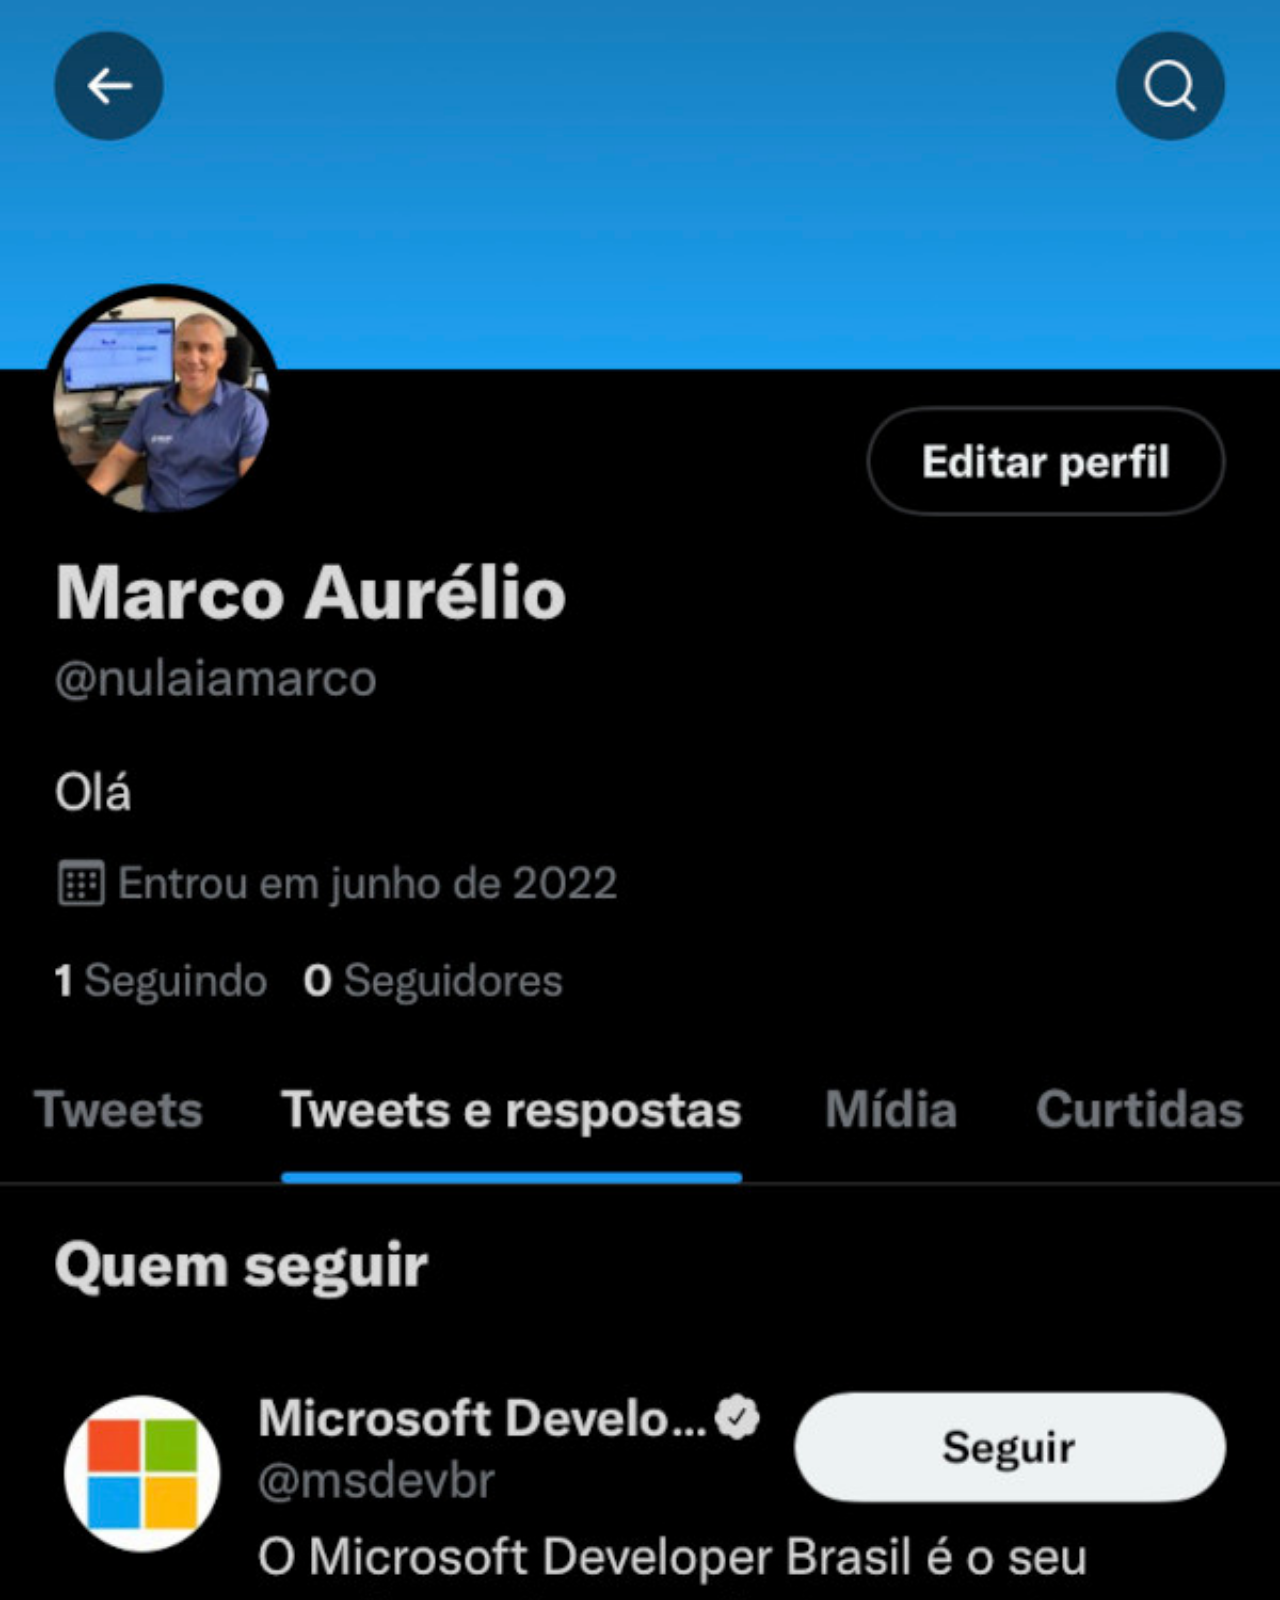
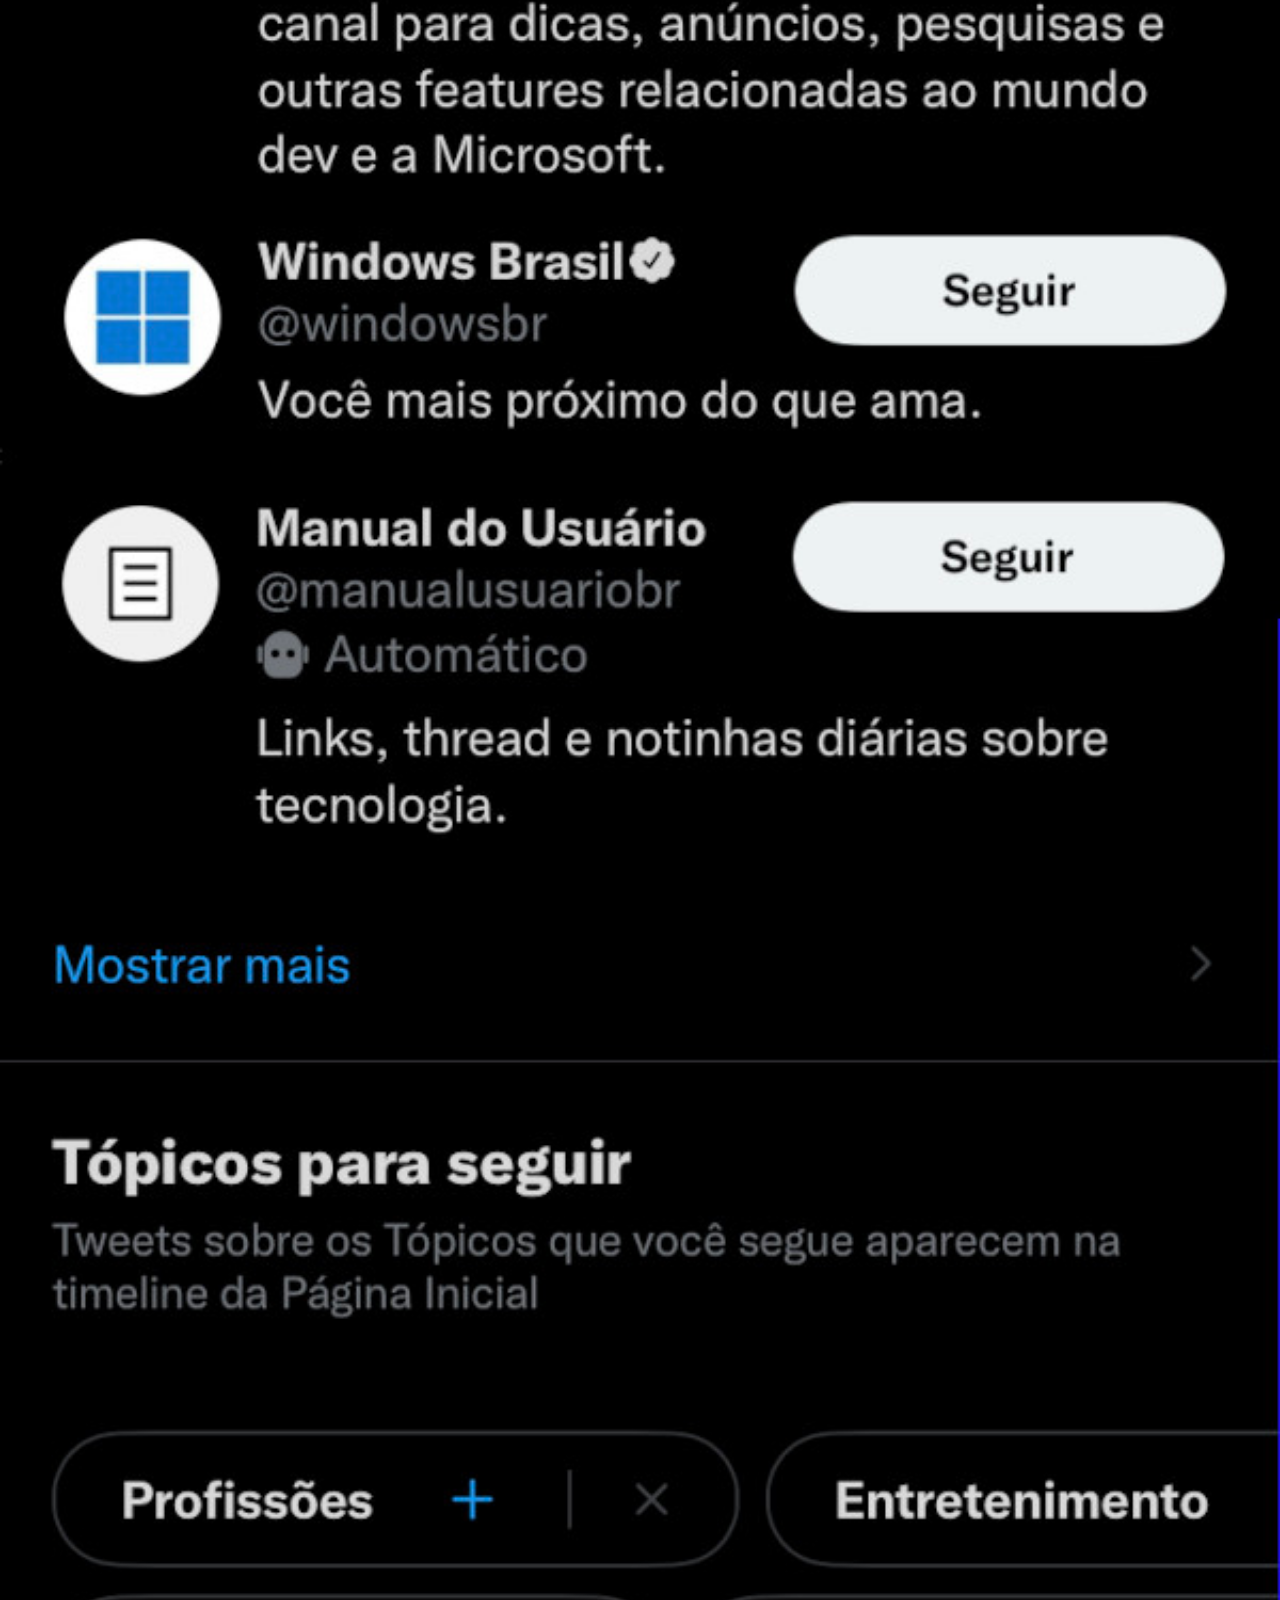
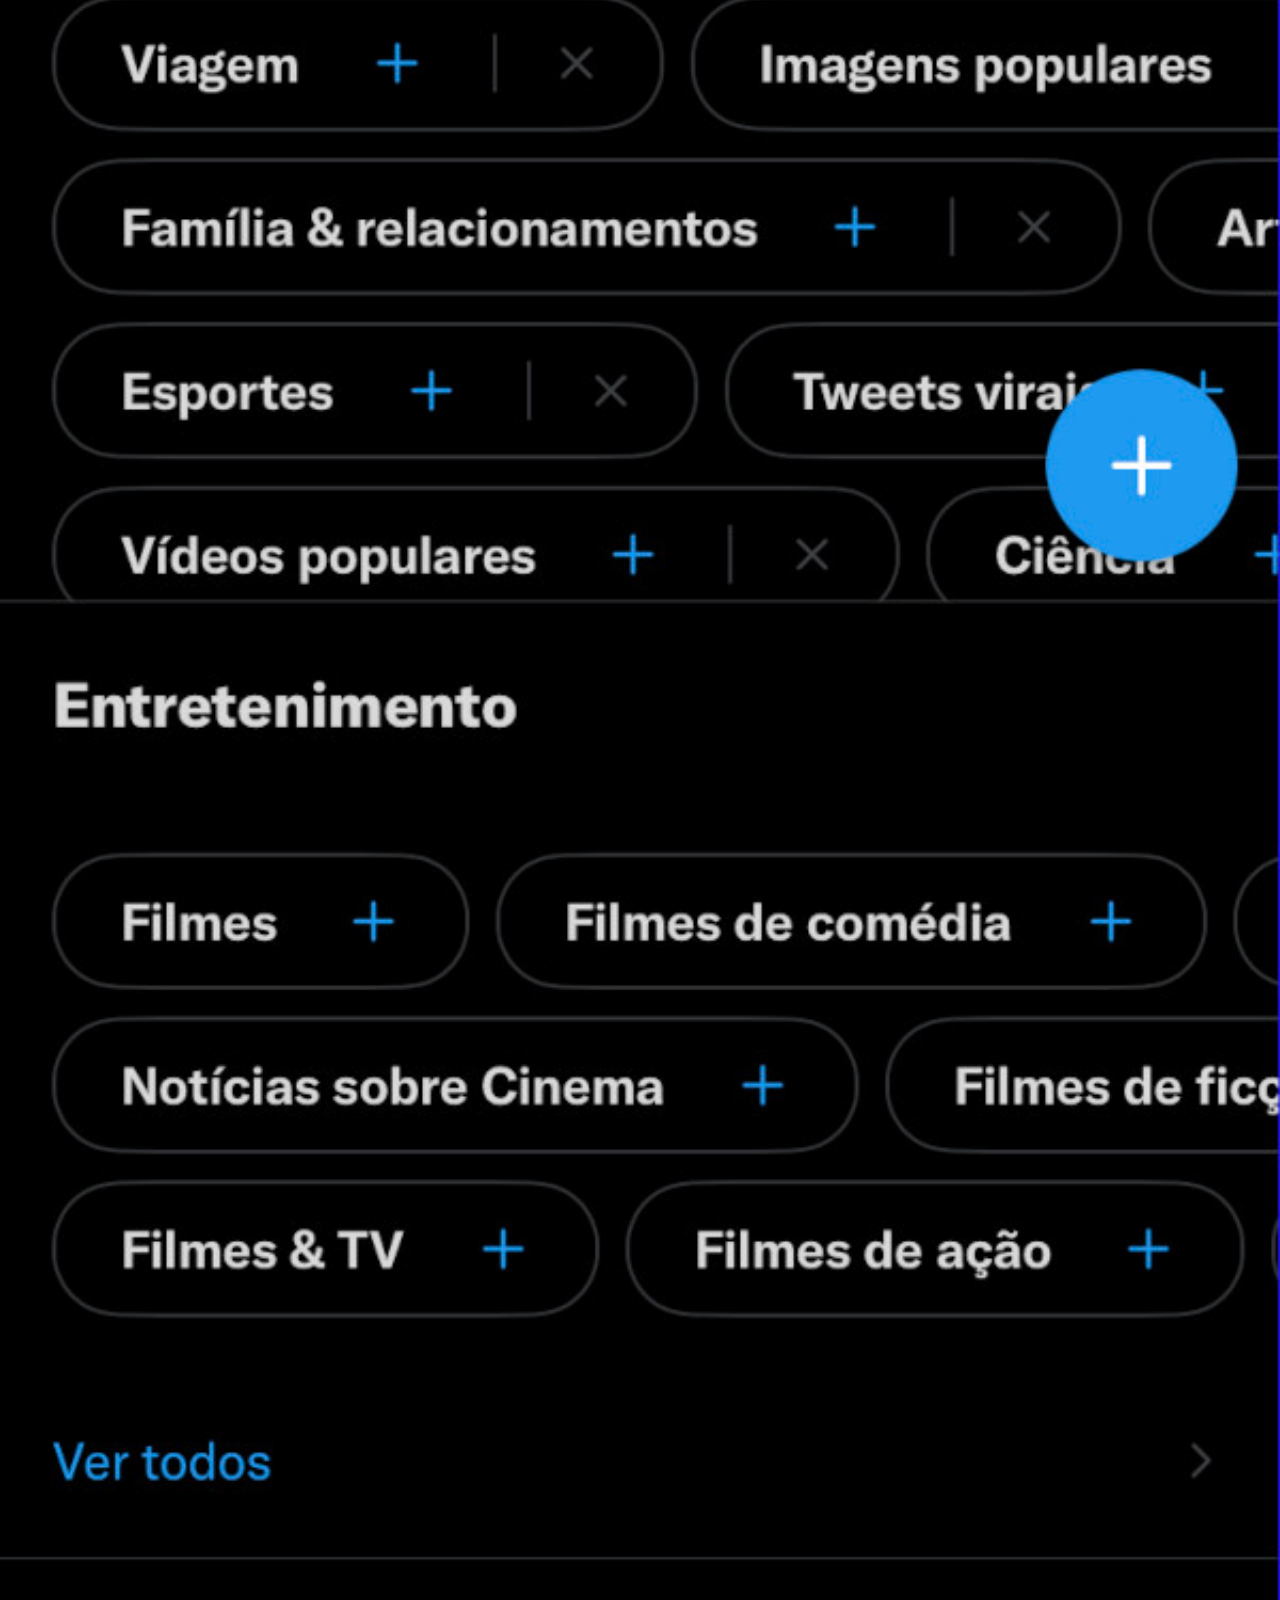
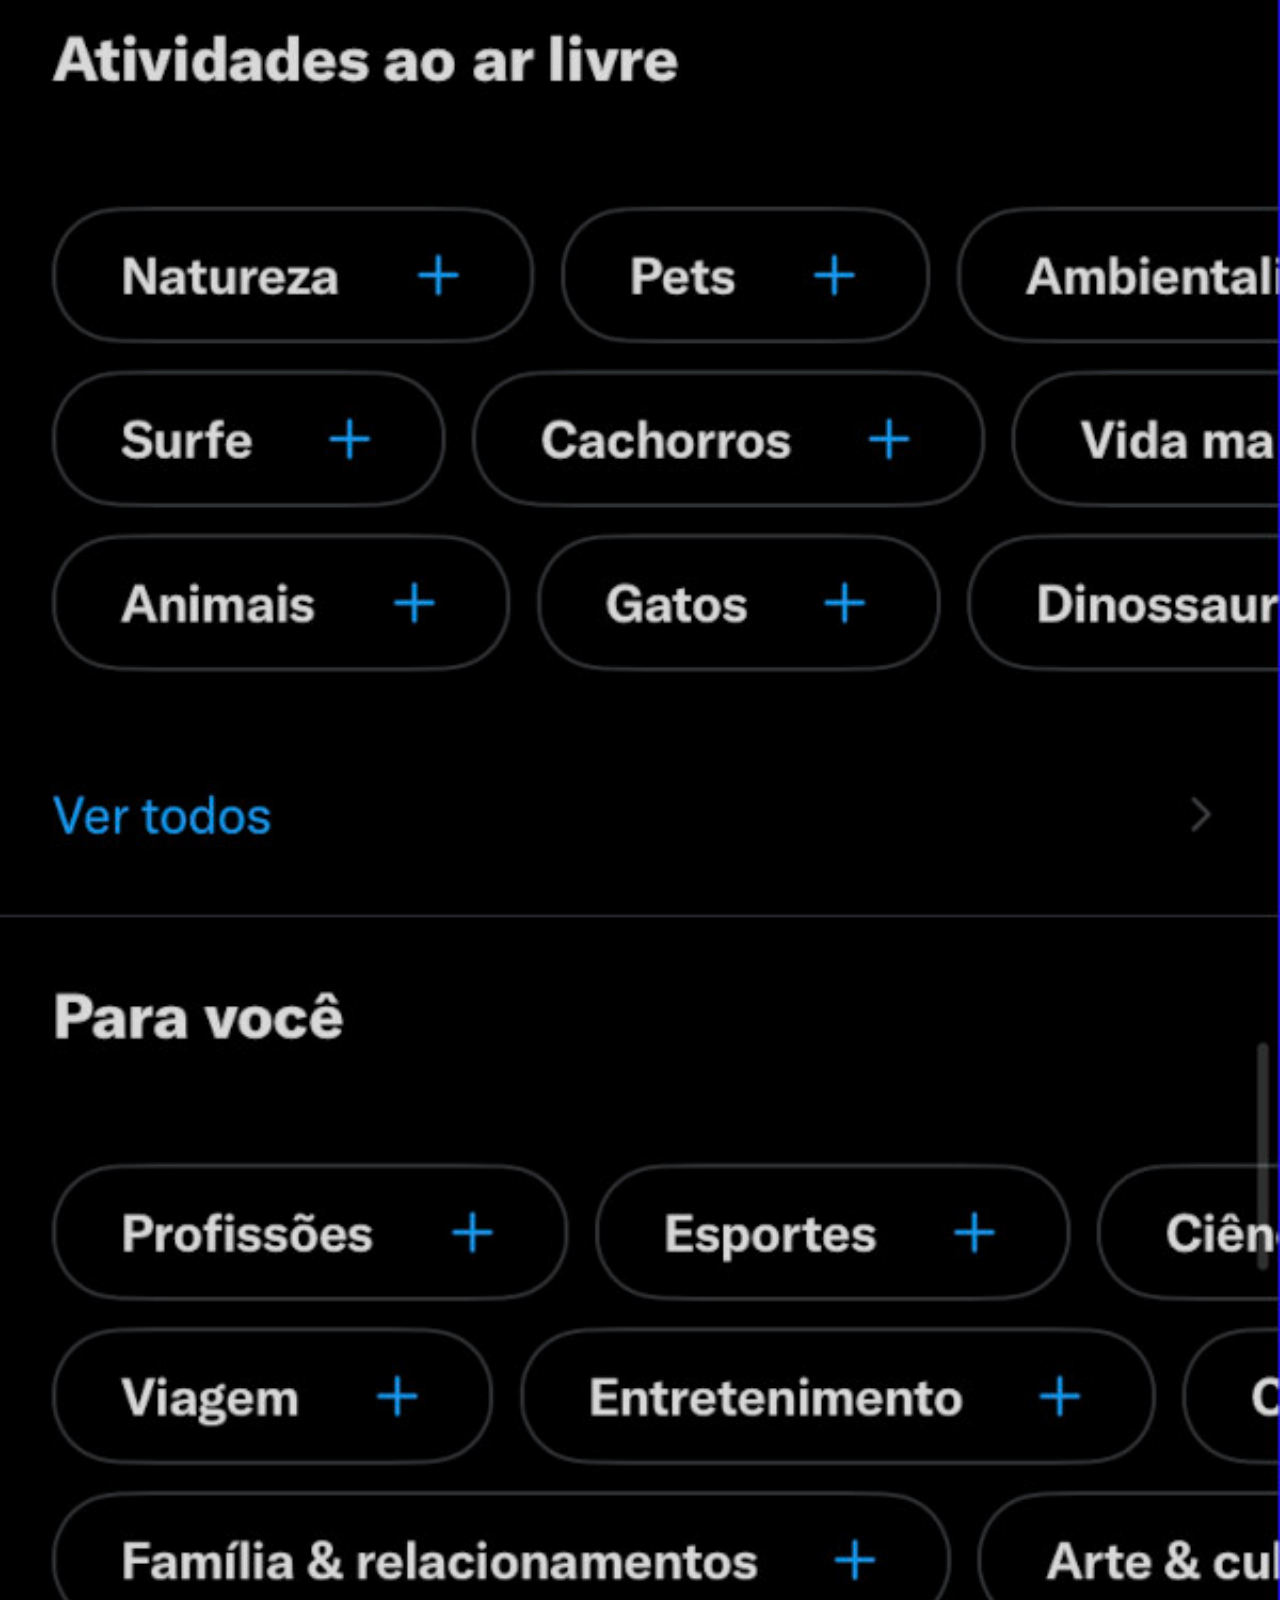
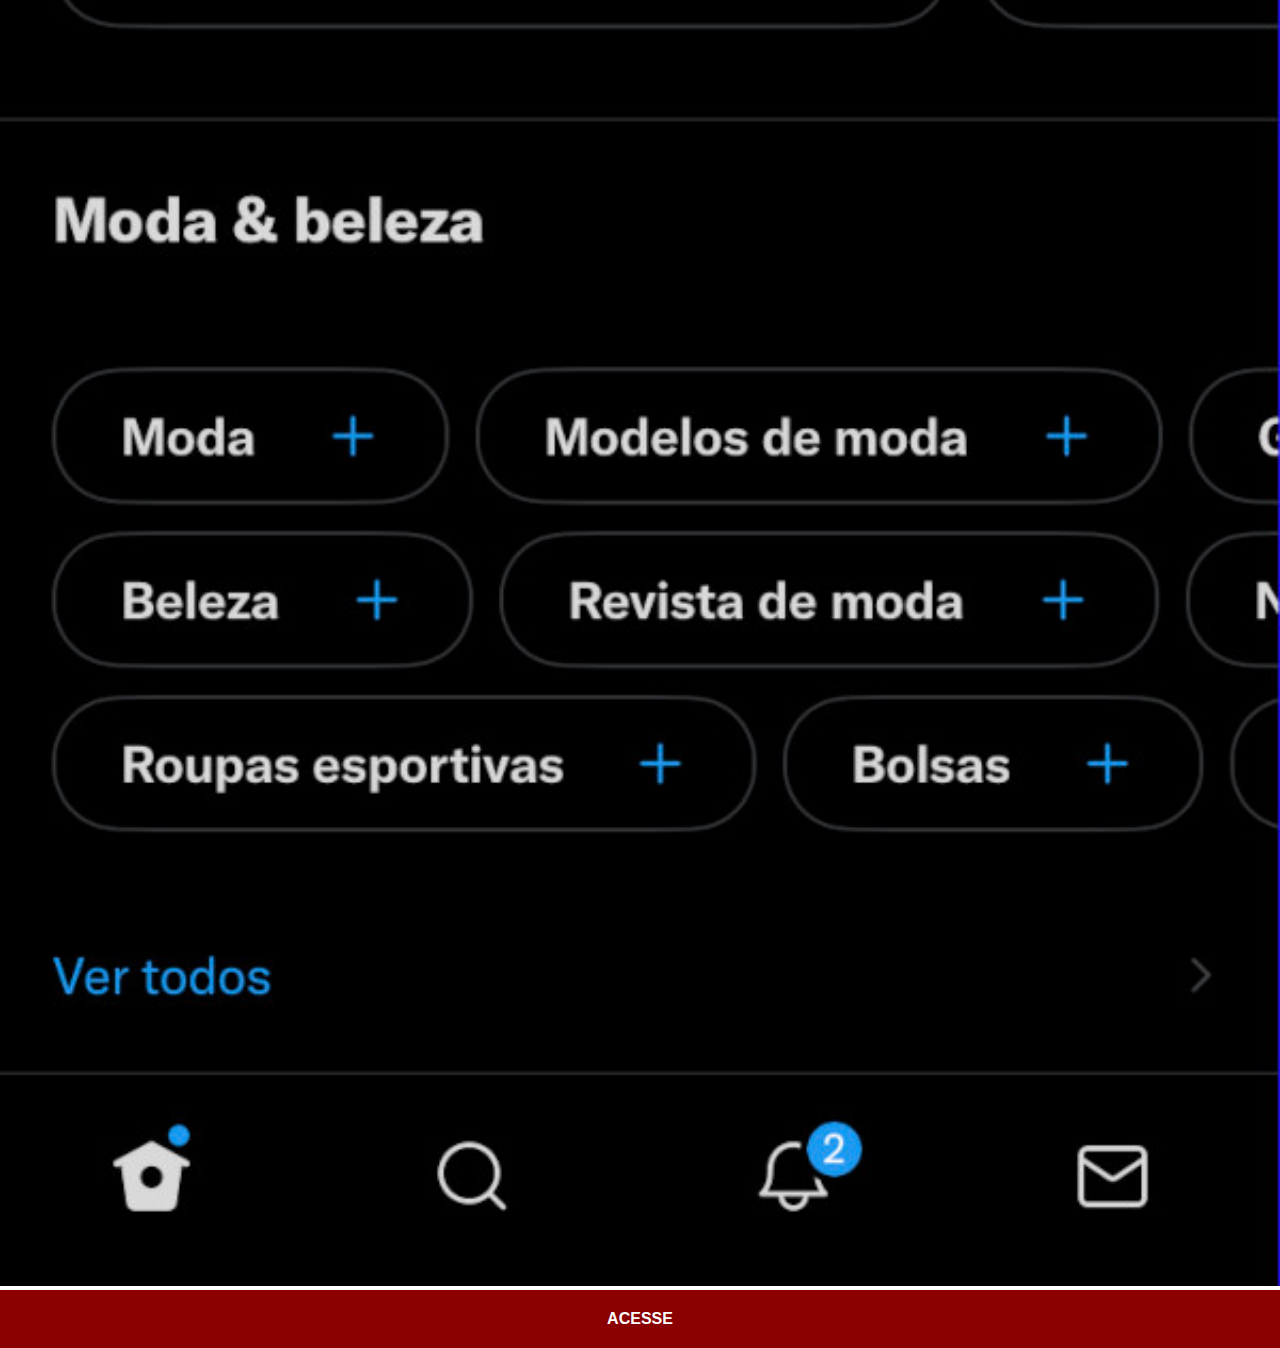
<file: twitter.html>
<!DOCTYPE html>
<html lang="pt-br">
<head>
    <meta charset="UTF-8">
    <meta http-equiv="X-UA-Compatible" content="IE=edge">
    <meta name="viewport" content="width=device-width, initial-scale=1.0">
    <title>Twitter</title>
    <link rel="stylesheet" href="estilos/social.css">
</head>
<body>
    <img src="imagens/tela-twitter.jpg" alt="Twitter">
    <a href="https://twitter.com/nulaiamarco" target="_blank" >ACESSE</a>
</body>
</html>
</file>
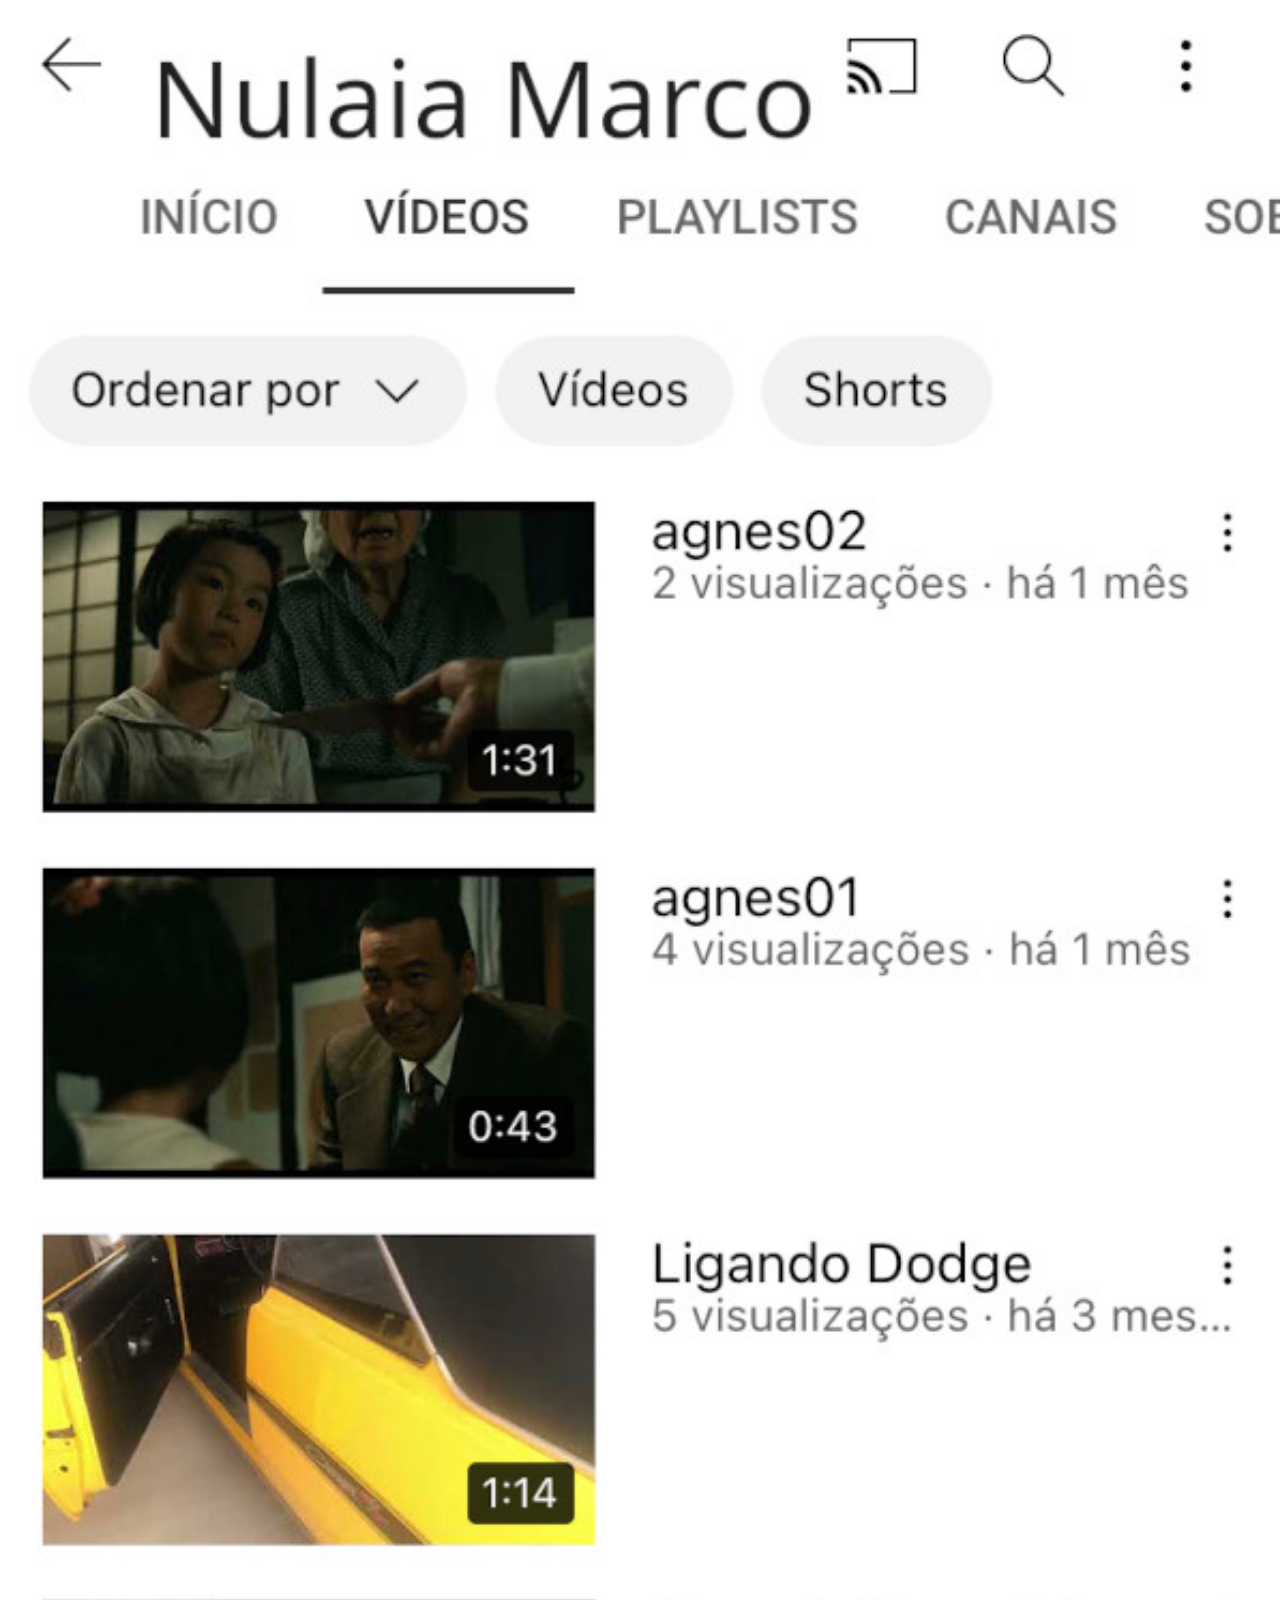
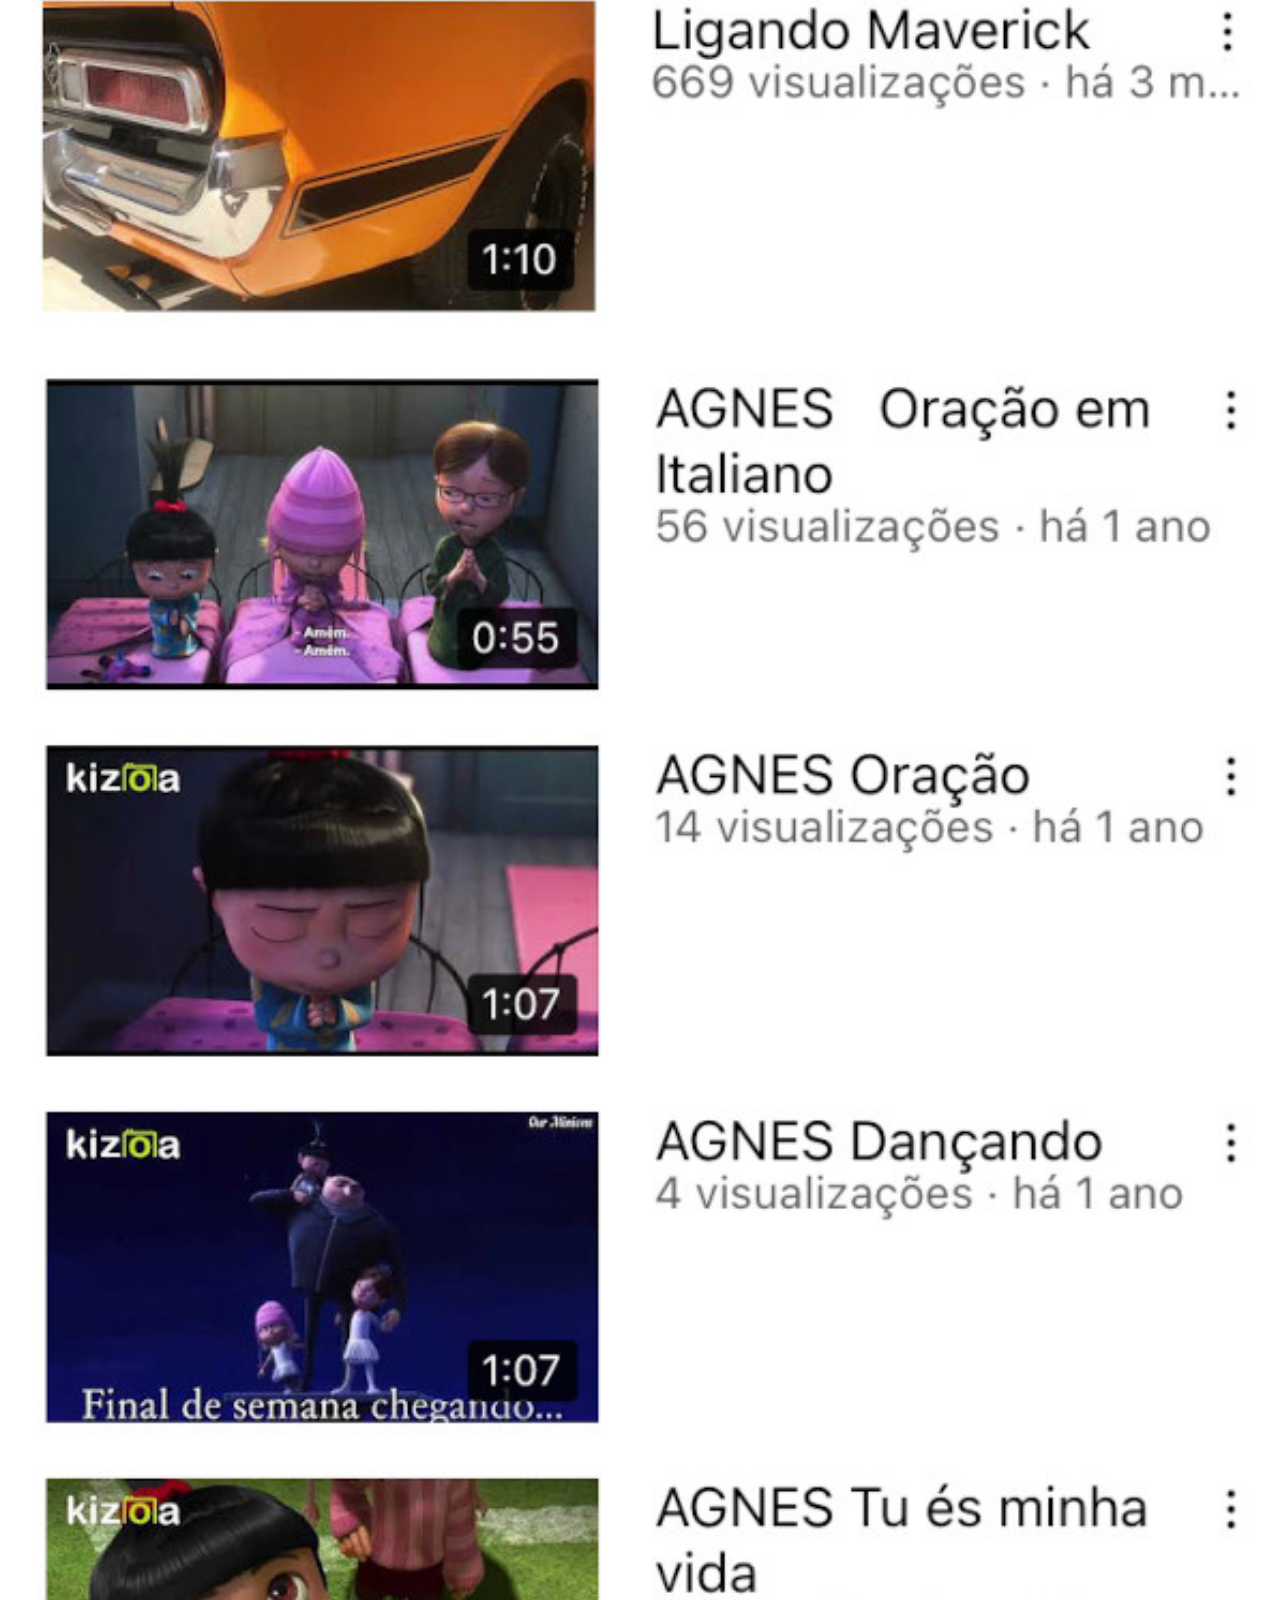
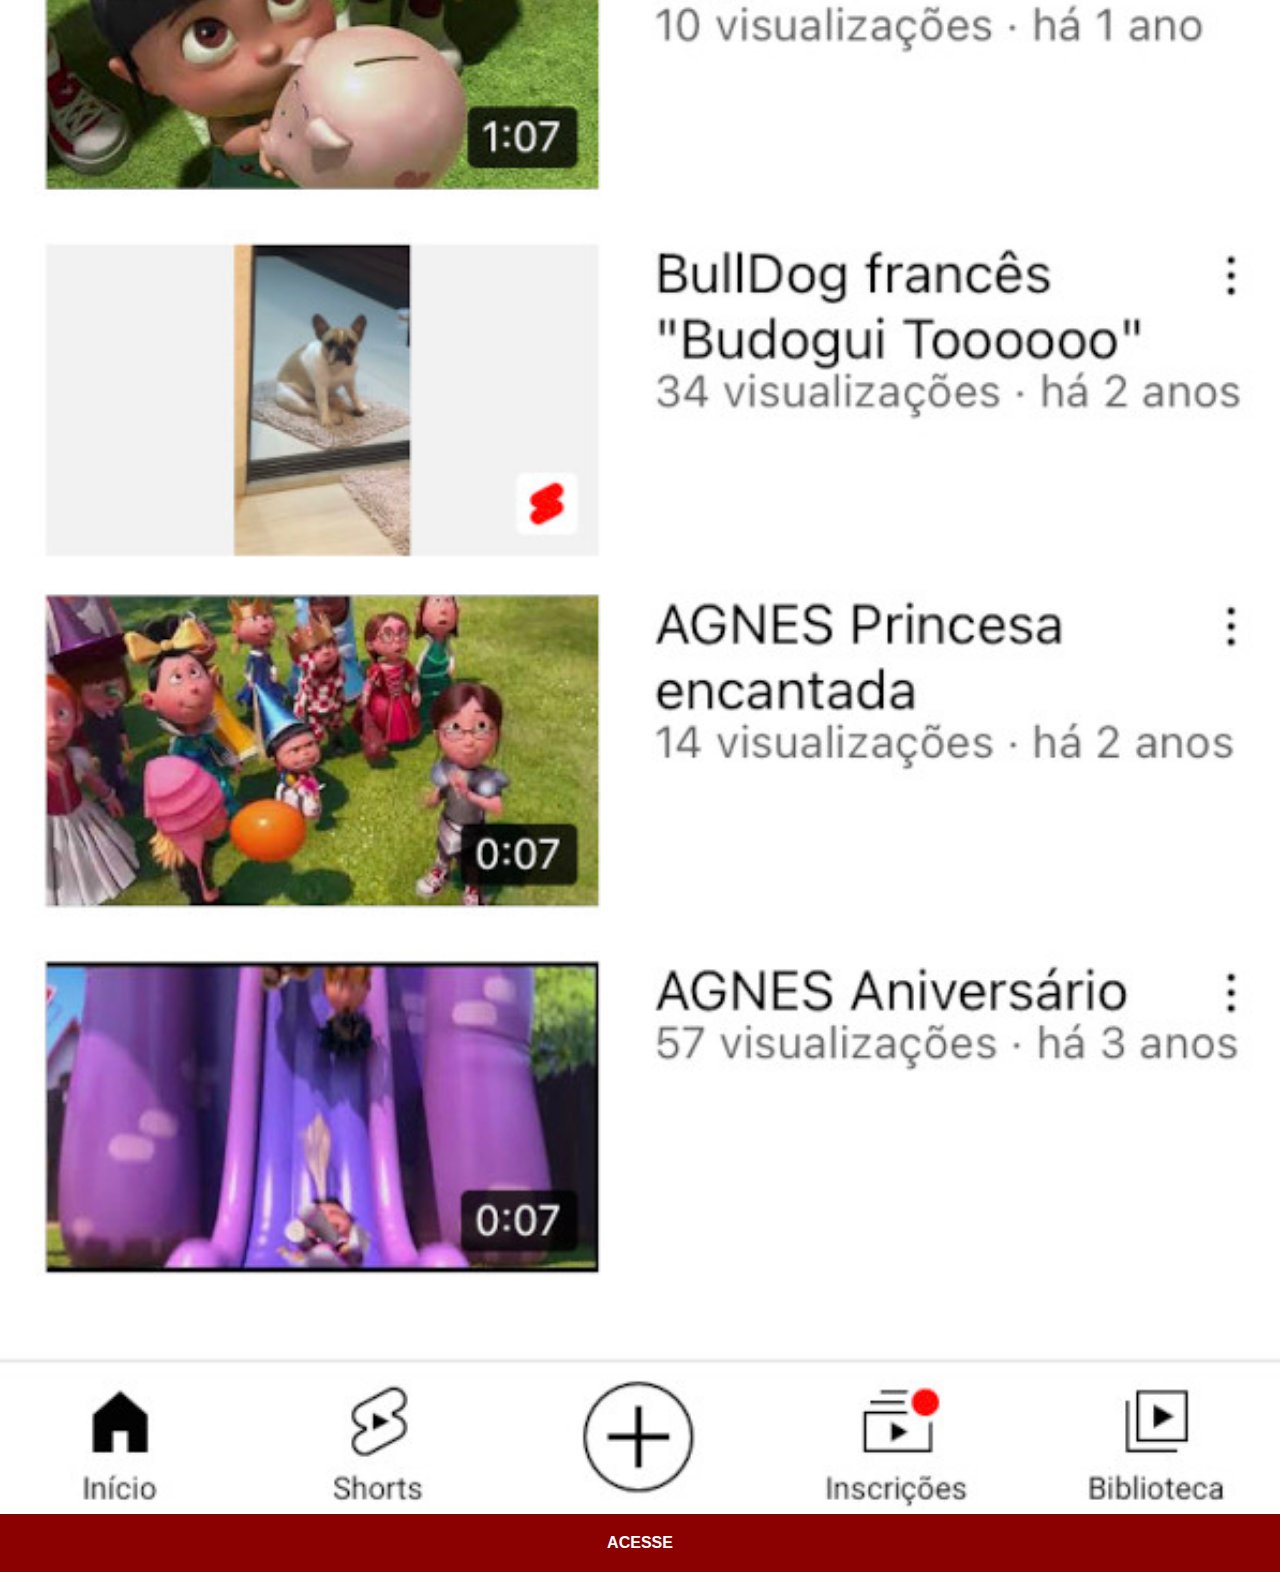
<file: youtube.html>
<!DOCTYPE html>
<html lang="pt-br">
<head>
    <meta charset="UTF-8">
    <meta http-equiv="X-UA-Compatible" content="IE=edge">
    <meta name="viewport" content="width=device-width, initial-scale=1.0">
    <title>YouTube</title>
    <link rel="stylesheet" href="estilos/social.css">
</head>
<body>
    <img src="imagens/tela-youtube.jpg" alt="YouTube">
    <a href="https://www.youtube.com/channel/UCHoCuMq5onDqJWlCMQs6cng/videos" target="_blank">ACESSE</a>
</body>
</html>
</file>
<file: estilos/style.css>
@charset "UTF-8";

* {
    margin: 0px;
    padding: 0px;
    font-family: Arial, Helvetica, sans-serif;
}

html, body {
    height: 100vh;
    width: 100vw;
    background-color: black;
}

body {
    /* inserindo uma imagem de fundo, sem repetir, ficando no topo e centralizando */
    background: url('../imagens/fundo-madeira.jpg') no-repeat top center;
    background-size: cover; /* vai cobrir/ocupar a tela interira */
    background-attachment: fixed;
}

main {
    position: relative;
    height: 100vh;
}

section#telefone {
    /* as 4 linhas abaixo centralizam um objeto na tela */
    position: absolute;
    top: 50%;
    left: 50%;
    transform: translate(-50%, -50%);
    /* ...agora continuamos com as configurações normais */
    height: 627px;
    width: 311px;
    background: url('../imagens/frame-iphone.png') no-repeat;
}

section#redes-sociais {
    text-align: right;  /* colocando do lado direito as figuras das redes sociais */
}

iframe#tela {  /* configurando o posicionamento da imagem de celular neste iFrame */
    position: relative;
    top: 81px;
    left: 22px;
    width: 266px;
    height: 469px;
}

section#redes-sociais > a > img {
    width: 50px;
    margin: 10px;
    border-radius: 50%;  /* deixando a imagem redonda */
    box-shadow: 2px 2px 5px rgba(0,0,0,0.400);
    box-sizing: border-box;
}

section#redes-sociais img:hover {  /* quando passar o mouse sobre as figuras das redes sociais */
    border: 2px solid rgba(255,255,255,0.637);
    /* fazendo os botões movimentarem um pouco a cima e com uma pequena sombra abaixo */
    transform: translate(-3px, -3px);
    box-shadow: 5px 5px 10px rgba(0,0,0,0.623);
    transition: transform .2s, border .4s;  /* velocidade de movimentação do botão redondo e também da sombra */
}
</file>
<file: estilos/social.css>
@charset "UTF-8";

* {
    margin: 0px;
    padding: 0px;
    font-family: Arial, Helvetica, sans-serif;
}

::-webkit-scrollbar {  /* escondendo a barra de rolagem */
    width: 0px;
    height: 0px;
}
img {
    width: 100vw;  /* figura na largura total da tela */
}

a {
    display: block;  /* vai mostrar a palavra ACESSE na parte de baixo */
    background-color: darkred;
    color: white;
    padding: 20px;
    text-align: center;
    font-weight: bolder;
    text-decoration: none;
}

a:hover {
    background-color: red;
}
</file>
